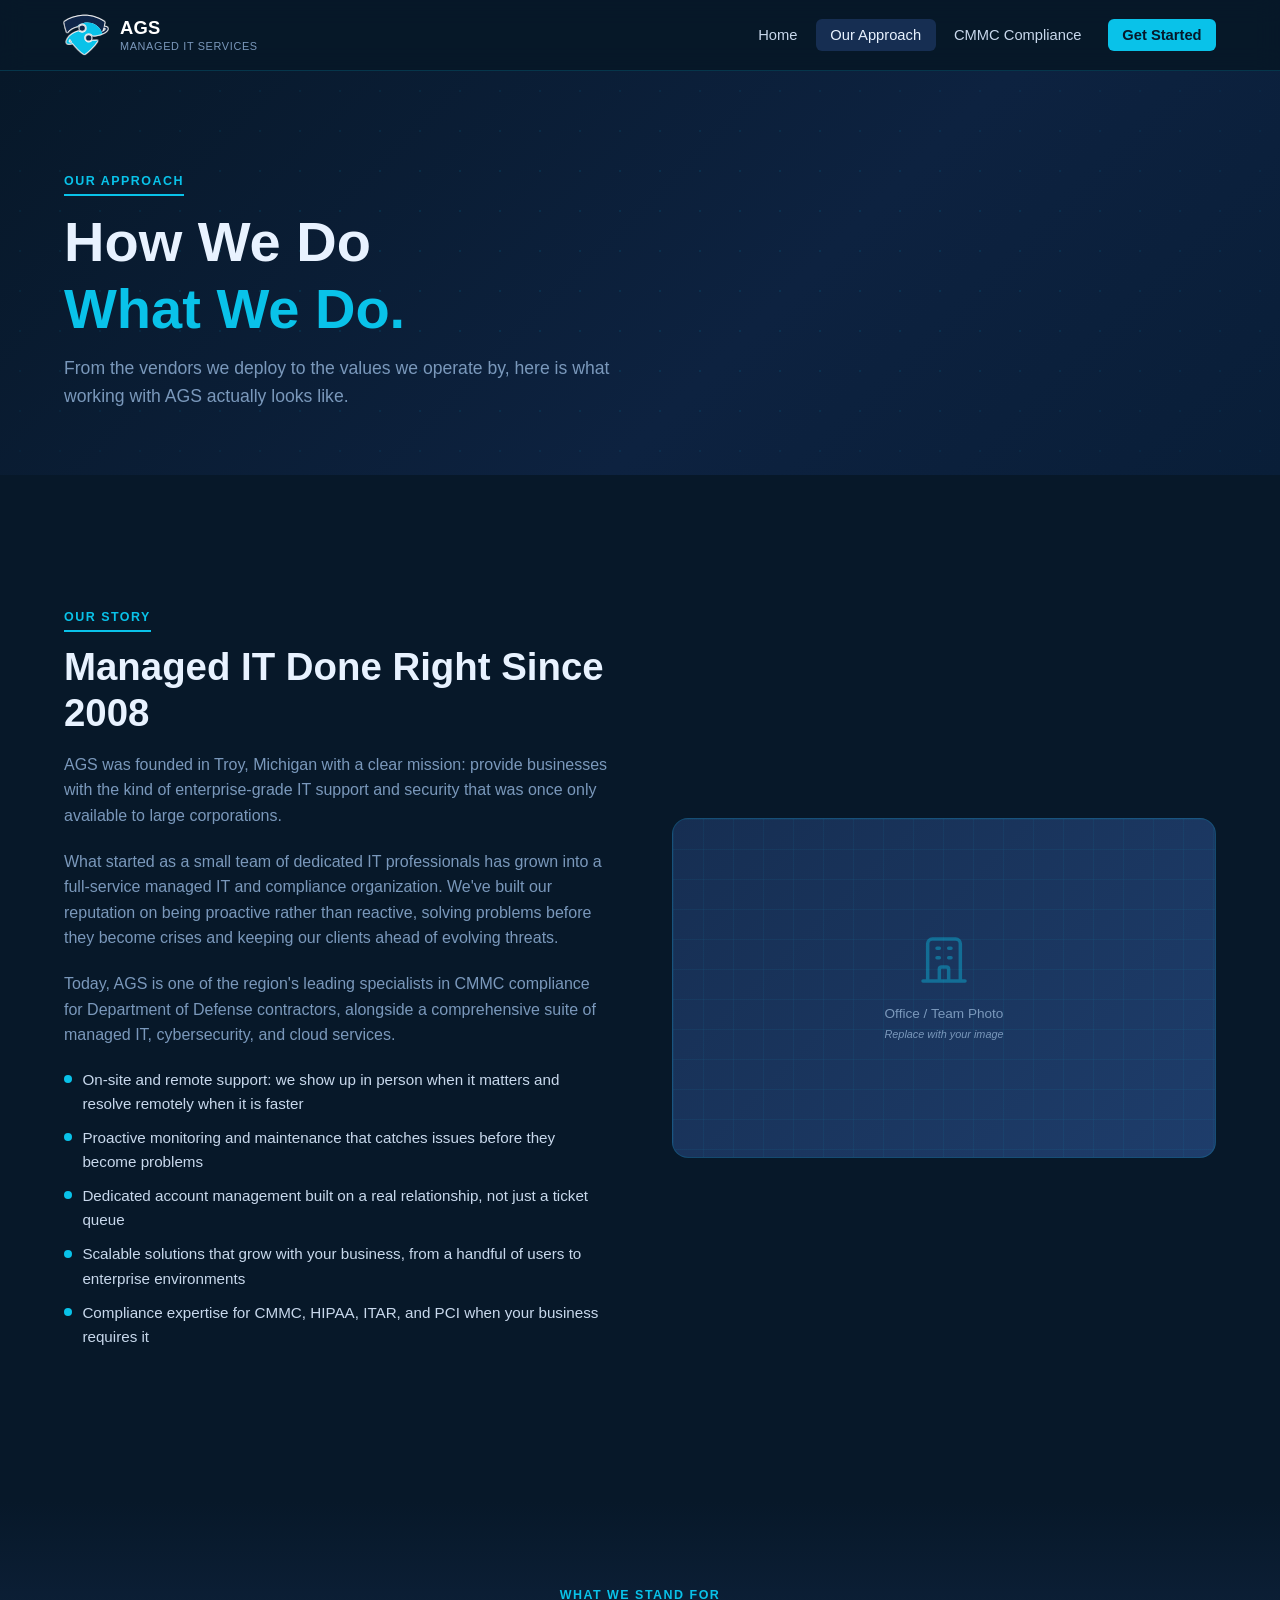
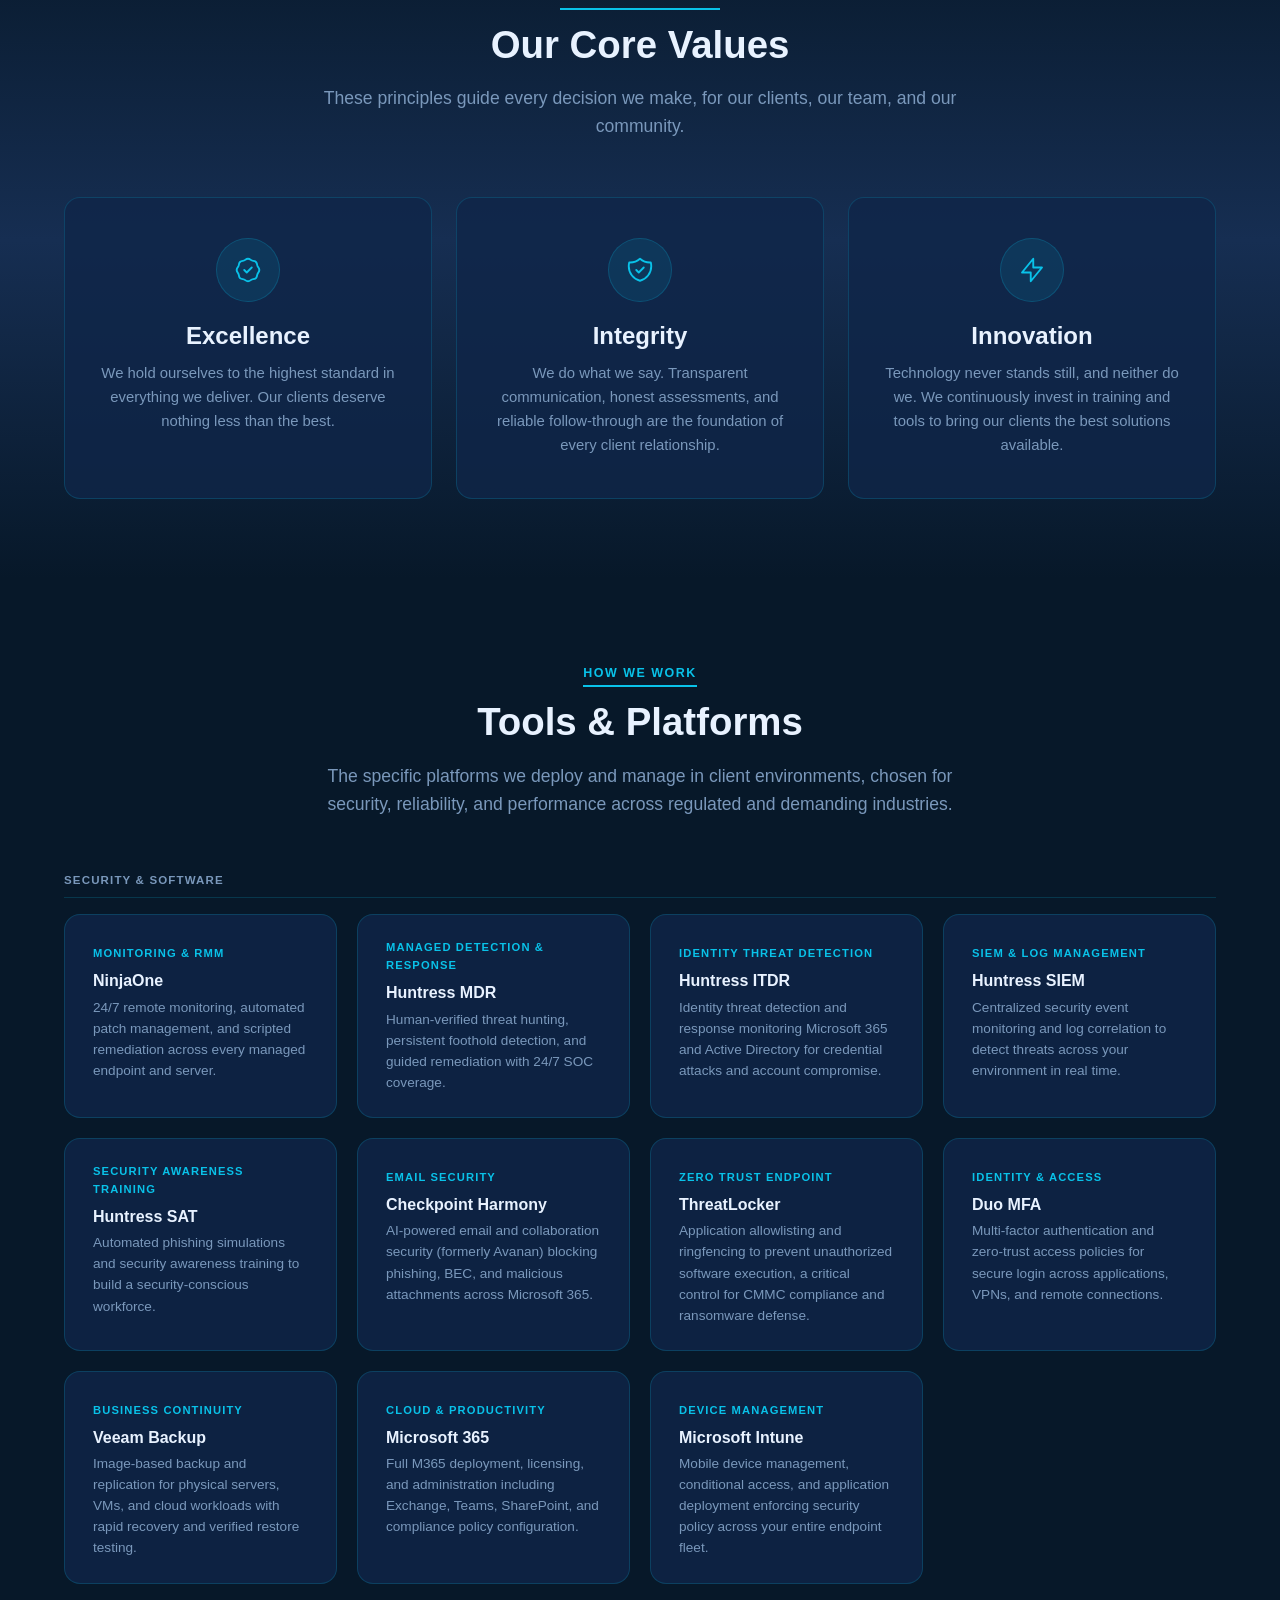
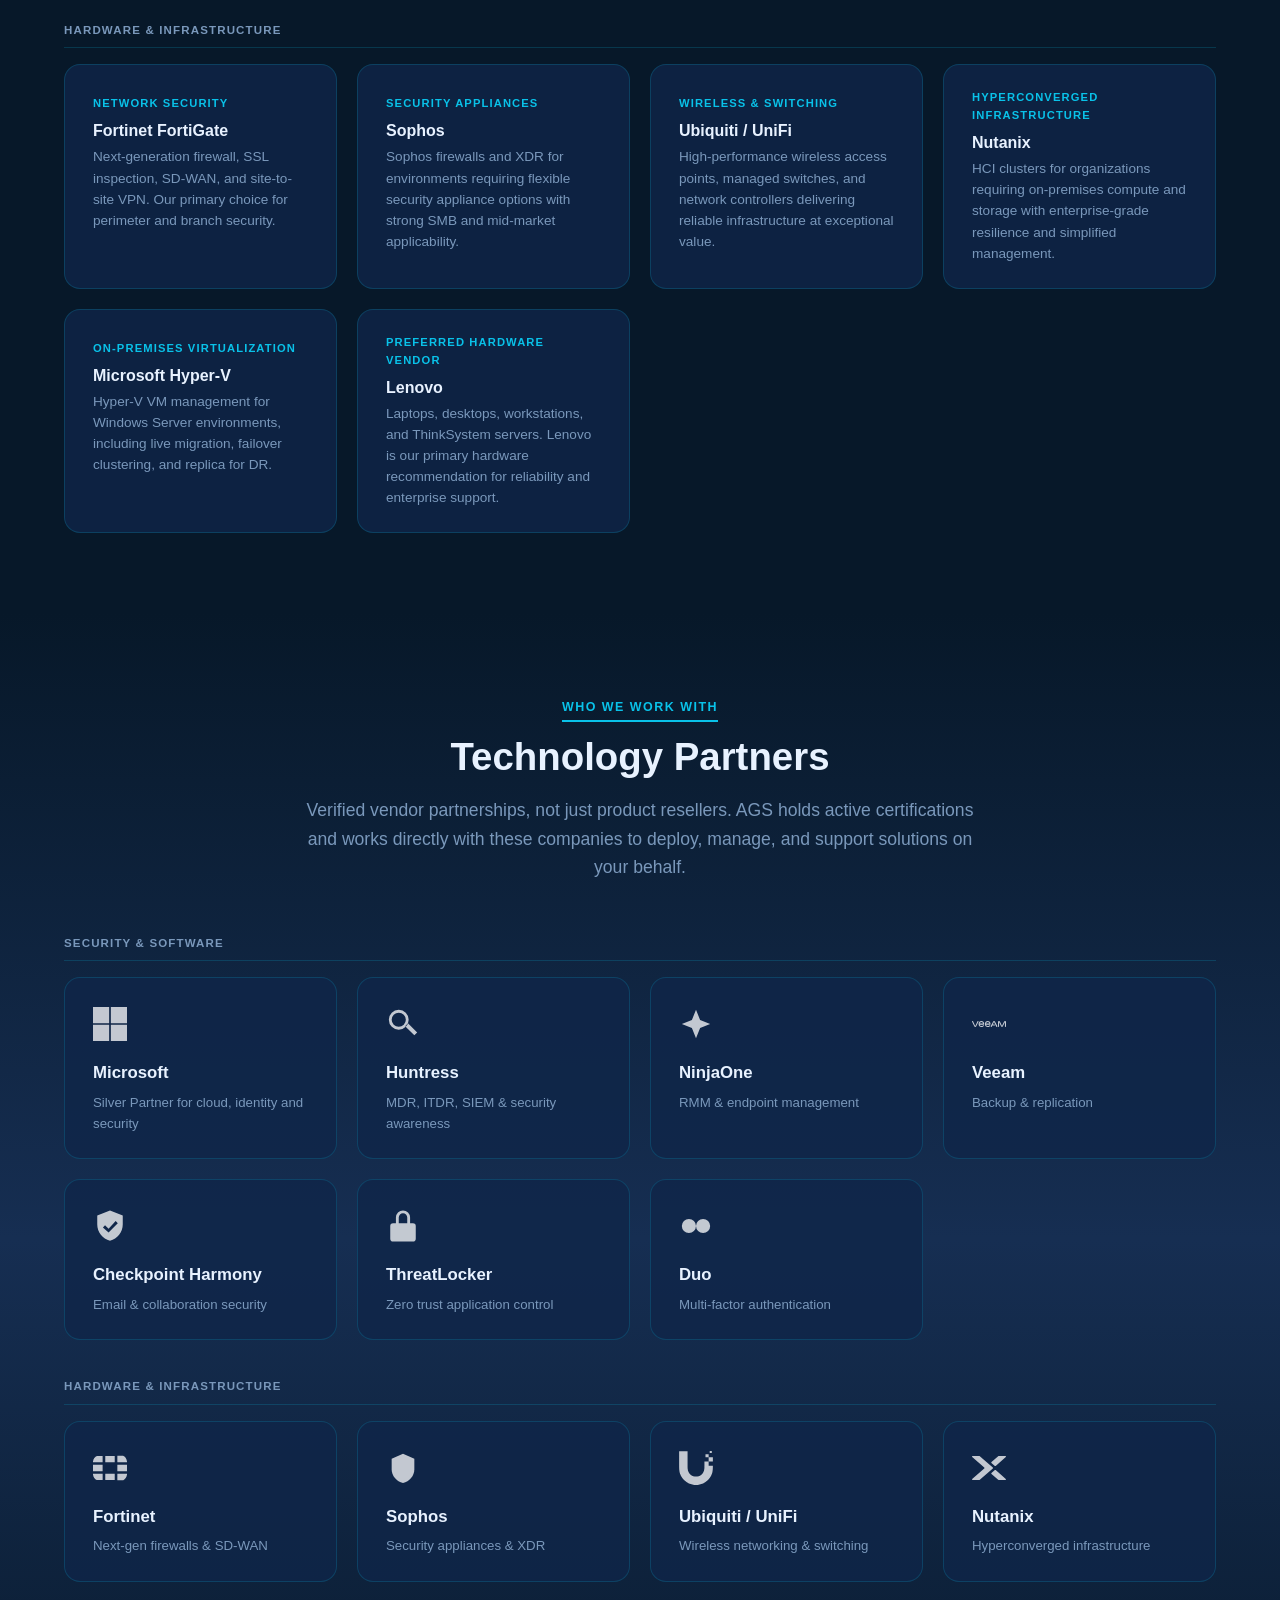
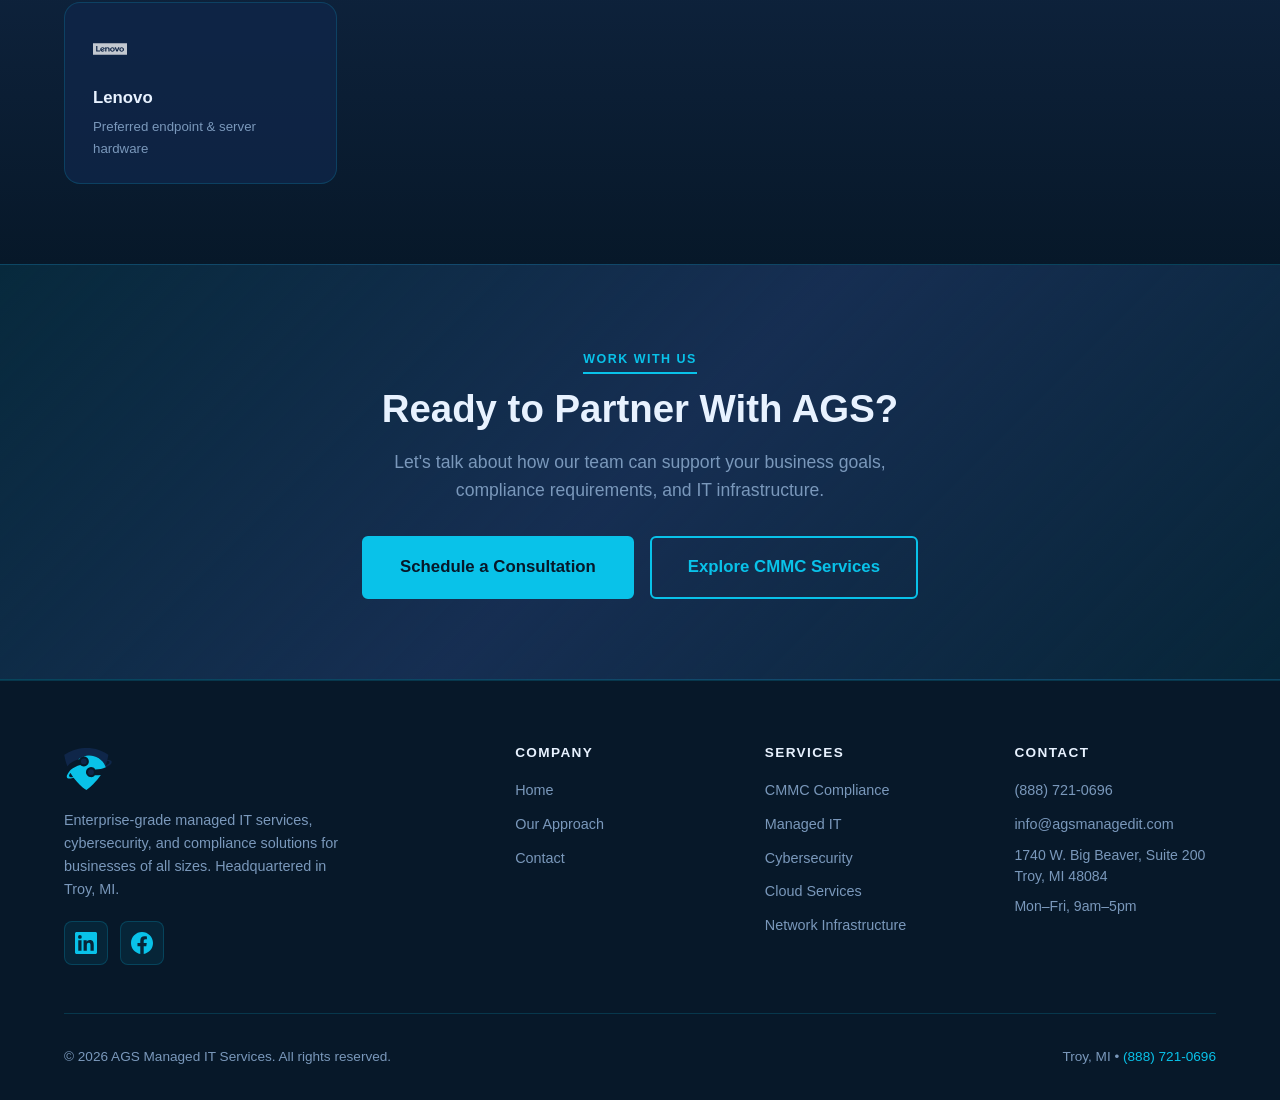
<file: about.html>
<!DOCTYPE html>
<html lang="en">
<head>
  <meta charset="UTF-8" />
  <meta name="viewport" content="width=device-width, initial-scale=1.0" />
  <title>Our Approach | AGS Managed IT Services</title>
  <meta name="description" content="How AGS delivers managed IT and CMMC compliance: our company story, core values, technology partners, and the tools we use to protect and support your environment." />
  <link rel="icon" type="image/svg+xml" href="images/AGS_ICON.svg" />
  <link rel="stylesheet" href="css/styles.css" />
</head>
<body>

<!-- ===== NAVIGATION ===== -->
<nav class="navbar">
  <div class="container">
    <a href="index.html" class="nav-logo">
      <img src="images/AGS_ICON.svg" alt="AGS" />
      <span class="nav-logo-text">AGS <span class="nav-logo-sub">Managed IT Services</span></span>
    </a>
    <ul class="nav-links">
      <li><a href="index.html">Home</a></li>
      <li><a href="about.html" class="active">Our Approach</a></li>
      <li><a href="cmmc.html">CMMC Compliance</a></li>
      <li><a href="contact.html" class="nav-cta">Get Started</a></li>
    </ul>
    <button class="nav-toggle" aria-label="Toggle menu">
      <span></span><span></span><span></span>
    </button>
  </div>
</nav>

<!-- ===== HERO ===== -->
<section class="page-hero">
  <div class="container">
    <span class="section-label">Our Approach</span>
    <h1>How We Do<br><span class="text-cyan">What We Do.</span></h1>
    <p>From the vendors we deploy to the values we operate by, here is what working with AGS actually looks like.</p>
  </div>
</section>

<!-- ===== OUR STORY ===== -->
<section>
  <div class="container">
    <div class="feature-block fade-in">
      <div class="feature-content">
        <span class="section-label">Our Story</span>
        <h2>Managed IT Done Right Since 2008</h2>
        <p>
          AGS was founded in Troy, Michigan with a clear mission: provide businesses with the kind of
          enterprise-grade IT support and security that was once only available to large corporations.
        </p>
        <p>
          What started as a small team of dedicated IT professionals has grown into a full-service managed
          IT and compliance organization. We've built our reputation on being proactive rather than reactive,
          solving problems before they become crises and keeping our clients ahead of evolving threats.
        </p>
        <p>
          Today, AGS is one of the region's leading specialists in CMMC compliance for Department of Defense
          contractors, alongside a comprehensive suite of managed IT, cybersecurity, and cloud services.
        </p>
        <ul class="feature-list">
          <li>On-site and remote support: we show up in person when it matters and resolve remotely when it is faster</li>
          <li>Proactive monitoring and maintenance that catches issues before they become problems</li>
          <li>Dedicated account management built on a real relationship, not just a ticket queue</li>
          <li>Scalable solutions that grow with your business, from a handful of users to enterprise environments</li>
          <li>Compliance expertise for CMMC, HIPAA, ITAR, and PCI when your business requires it</li>
        </ul>
      </div>
      <div>
        <!-- Replace with office or team photo -->
        <div class="img-placeholder">
          <svg xmlns="http://www.w3.org/2000/svg" fill="none" viewBox="0 0 24 24" stroke="currentColor">
            <path stroke-linecap="round" stroke-linejoin="round" stroke-width="1.5"
              d="M19 21V5a2 2 0 00-2-2H7a2 2 0 00-2 2v16m14 0h2m-2 0h-5m-9 0H3m2 0h5M9 7h1m-1 4h1m4-4h1m-1 4h1m-5 10v-5a1 1 0 011-1h2a1 1 0 011 1v5m-4 0h4" />
          </svg>
          <span>Office / Team Photo<br><em style="font-weight:400;font-size:0.8em;">Replace with your image</em></span>
        </div>
      </div>
    </div>
  </div>
</section>

<!-- ===== CORE VALUES ===== -->
<section class="bg-section">
  <div class="container">
    <div class="section-header fade-in">
      <span class="section-label">What We Stand For</span>
      <h2>Our Core Values</h2>
      <p>These principles guide every decision we make, for our clients, our team, and our community.</p>
    </div>

    <div class="values-grid">
      <div class="value-card fade-in">
        <div class="icon-wrap">
          <svg xmlns="http://www.w3.org/2000/svg" fill="none" viewBox="0 0 24 24" stroke="currentColor">
            <path stroke-linecap="round" stroke-linejoin="round" stroke-width="1.5"
              d="M9 12l2 2 4-4M7.835 4.697a3.42 3.42 0 001.946-.806 3.42 3.42 0 014.438 0 3.42 3.42 0 001.946.806 3.42 3.42 0 013.138 3.138 3.42 3.42 0 00.806 1.946 3.42 3.42 0 010 4.438 3.42 3.42 0 00-.806 1.946 3.42 3.42 0 01-3.138 3.138 3.42 3.42 0 00-1.946.806 3.42 3.42 0 01-4.438 0 3.42 3.42 0 00-1.946-.806 3.42 3.42 0 01-3.138-3.138 3.42 3.42 0 00-.806-1.946 3.42 3.42 0 010-4.438 3.42 3.42 0 00.806-1.946 3.42 3.42 0 013.138-3.138z" />
          </svg>
        </div>
        <h3>Excellence</h3>
        <p>We hold ourselves to the highest standard in everything we deliver. Our clients deserve nothing less than the best.</p>
      </div>

      <div class="value-card fade-in">
        <div class="icon-wrap">
          <svg xmlns="http://www.w3.org/2000/svg" fill="none" viewBox="0 0 24 24" stroke="currentColor">
            <path stroke-linecap="round" stroke-linejoin="round" stroke-width="1.5"
              d="M9 12l2 2 4-4m5.618-4.016A11.955 11.955 0 0112 2.944a11.955 11.955 0 01-8.618 3.04A12.02 12.02 0 003 9c0 5.591 3.824 10.29 9 11.622 5.176-1.332 9-6.03 9-11.622 0-1.042-.133-2.052-.382-3.016z" />
          </svg>
        </div>
        <h3>Integrity</h3>
        <p>We do what we say. Transparent communication, honest assessments, and reliable follow-through are the foundation of every client relationship.</p>
      </div>

      <div class="value-card fade-in">
        <div class="icon-wrap">
          <svg xmlns="http://www.w3.org/2000/svg" fill="none" viewBox="0 0 24 24" stroke="currentColor">
            <path stroke-linecap="round" stroke-linejoin="round" stroke-width="1.5"
              d="M13 10V3L4 14h7v7l9-11h-7z" />
          </svg>
        </div>
        <h3>Innovation</h3>
        <p>Technology never stands still, and neither do we. We continuously invest in training and tools to bring our clients the best solutions available.</p>
      </div>
    </div>
  </div>
</section>

<!-- ===== TOOLS & PLATFORMS ===== -->
<section id="tools">
  <div class="container">
    <div class="section-header fade-in">
      <span class="section-label">How We Work</span>
      <h2>Tools &amp; Platforms</h2>
      <p>The specific platforms we deploy and manage in client environments, chosen for security, reliability, and performance across regulated and demanding industries.</p>
    </div>

    <h3 class="partner-category-label fade-in">Security &amp; Software</h3>
    <div class="tools-grid">

      <div class="tool-card fade-in">
        <div class="tool-category">Monitoring &amp; RMM</div>
        <h4>NinjaOne</h4>
        <p>24/7 remote monitoring, automated patch management, and scripted remediation across every managed endpoint and server.</p>
      </div>

      <div class="tool-card fade-in">
        <div class="tool-category">Managed Detection &amp; Response</div>
        <h4>Huntress MDR</h4>
        <p>Human-verified threat hunting, persistent foothold detection, and guided remediation with 24/7 SOC coverage.</p>
      </div>

      <div class="tool-card fade-in">
        <div class="tool-category">Identity Threat Detection</div>
        <h4>Huntress ITDR</h4>
        <p>Identity threat detection and response monitoring Microsoft 365 and Active Directory for credential attacks and account compromise.</p>
      </div>

      <div class="tool-card fade-in">
        <div class="tool-category">SIEM &amp; Log Management</div>
        <h4>Huntress SIEM</h4>
        <p>Centralized security event monitoring and log correlation to detect threats across your environment in real time.</p>
      </div>

      <div class="tool-card fade-in">
        <div class="tool-category">Security Awareness Training</div>
        <h4>Huntress SAT</h4>
        <p>Automated phishing simulations and security awareness training to build a security-conscious workforce.</p>
      </div>

      <div class="tool-card fade-in">
        <div class="tool-category">Email Security</div>
        <h4>Checkpoint Harmony</h4>
        <p>AI-powered email and collaboration security (formerly Avanan) blocking phishing, BEC, and malicious attachments across Microsoft 365.</p>
      </div>

      <div class="tool-card fade-in">
        <div class="tool-category">Zero Trust Endpoint</div>
        <h4>ThreatLocker</h4>
        <p>Application allowlisting and ringfencing to prevent unauthorized software execution, a critical control for CMMC compliance and ransomware defense.</p>
      </div>

      <div class="tool-card fade-in">
        <div class="tool-category">Identity &amp; Access</div>
        <h4>Duo MFA</h4>
        <p>Multi-factor authentication and zero-trust access policies for secure login across applications, VPNs, and remote connections.</p>
      </div>

      <div class="tool-card fade-in">
        <div class="tool-category">Business Continuity</div>
        <h4>Veeam Backup</h4>
        <p>Image-based backup and replication for physical servers, VMs, and cloud workloads with rapid recovery and verified restore testing.</p>
      </div>

      <div class="tool-card fade-in">
        <div class="tool-category">Cloud &amp; Productivity</div>
        <h4>Microsoft 365</h4>
        <p>Full M365 deployment, licensing, and administration including Exchange, Teams, SharePoint, and compliance policy configuration.</p>
      </div>

      <div class="tool-card fade-in">
        <div class="tool-category">Device Management</div>
        <h4>Microsoft Intune</h4>
        <p>Mobile device management, conditional access, and application deployment enforcing security policy across your entire endpoint fleet.</p>
      </div>

    </div>

    <h3 class="partner-category-label fade-in" style="margin-top:2.5rem;">Hardware &amp; Infrastructure</h3>
    <div class="tools-grid">

      <div class="tool-card fade-in">
        <div class="tool-category">Network Security</div>
        <h4>Fortinet FortiGate</h4>
        <p>Next-generation firewall, SSL inspection, SD-WAN, and site-to-site VPN. Our primary choice for perimeter and branch security.</p>
      </div>

      <div class="tool-card fade-in">
        <div class="tool-category">Security Appliances</div>
        <h4>Sophos</h4>
        <p>Sophos firewalls and XDR for environments requiring flexible security appliance options with strong SMB and mid-market applicability.</p>
      </div>

      <div class="tool-card fade-in">
        <div class="tool-category">Wireless &amp; Switching</div>
        <h4>Ubiquiti / UniFi</h4>
        <p>High-performance wireless access points, managed switches, and network controllers delivering reliable infrastructure at exceptional value.</p>
      </div>

      <div class="tool-card fade-in">
        <div class="tool-category">Hyperconverged Infrastructure</div>
        <h4>Nutanix</h4>
        <p>HCI clusters for organizations requiring on-premises compute and storage with enterprise-grade resilience and simplified management.</p>
      </div>

      <div class="tool-card fade-in">
        <div class="tool-category">On-Premises Virtualization</div>
        <h4>Microsoft Hyper-V</h4>
        <p>Hyper-V VM management for Windows Server environments, including live migration, failover clustering, and replica for DR.</p>
      </div>

      <div class="tool-card fade-in">
        <div class="tool-category">Preferred Hardware Vendor</div>
        <h4>Lenovo</h4>
        <p>Laptops, desktops, workstations, and ThinkSystem servers. Lenovo is our primary hardware recommendation for reliability and enterprise support.</p>
      </div>

    </div>
  </div>
</section>

<!-- ===== TECHNOLOGY PARTNERS ===== -->
<section class="bg-section" id="partners">
  <div class="container">
    <div class="section-header fade-in">
      <span class="section-label">Who We Work With</span>
      <h2>Technology Partners</h2>
      <p>Verified vendor partnerships, not just product resellers. AGS holds active certifications and works directly with these companies to deploy, manage, and support solutions on your behalf.</p>
    </div>

    <h3 class="partner-category-label fade-in">Security &amp; Software</h3>
    <div class="partner-grid fade-in">

      <div class="partner-card">
        <div class="partner-logo-wrap">
          <img src="images/vendors/microsoft.svg" alt="Microsoft" class="partner-logo" />
        </div>
        <div class="partner-name">Microsoft</div>
        <div class="partner-desc">Silver Partner for cloud, identity and security</div>
      </div>

      <div class="partner-card">
        <div class="partner-logo-wrap">
          <img src="images/vendors/huntress.svg" alt="Huntress" class="partner-logo" />
        </div>
        <div class="partner-name">Huntress</div>
        <div class="partner-desc">MDR, ITDR, SIEM &amp; security awareness</div>
      </div>

      <div class="partner-card">
        <div class="partner-logo-wrap">
          <img src="images/vendors/ninjaone.svg" alt="NinjaOne" class="partner-logo" />
        </div>
        <div class="partner-name">NinjaOne</div>
        <div class="partner-desc">RMM &amp; endpoint management</div>
      </div>

      <div class="partner-card">
        <div class="partner-logo-wrap">
          <img src="images/vendors/veeam.svg" alt="Veeam" class="partner-logo" />
        </div>
        <div class="partner-name">Veeam</div>
        <div class="partner-desc">Backup &amp; replication</div>
      </div>

      <div class="partner-card">
        <div class="partner-logo-wrap">
          <img src="images/vendors/checkpoint.svg" alt="Check Point Harmony" class="partner-logo" />
        </div>
        <div class="partner-name">Checkpoint Harmony</div>
        <div class="partner-desc">Email &amp; collaboration security</div>
      </div>

      <div class="partner-card">
        <div class="partner-logo-wrap">
          <img src="images/vendors/threatlocker.svg" alt="ThreatLocker" class="partner-logo" />
        </div>
        <div class="partner-name">ThreatLocker</div>
        <div class="partner-desc">Zero trust application control</div>
      </div>

      <div class="partner-card">
        <div class="partner-logo-wrap">
          <img src="images/vendors/duo.svg" alt="Duo" class="partner-logo" />
        </div>
        <div class="partner-name">Duo</div>
        <div class="partner-desc">Multi-factor authentication</div>
      </div>

    </div>

    <h3 class="partner-category-label fade-in" style="margin-top:2.5rem;">Hardware &amp; Infrastructure</h3>
    <div class="partner-grid fade-in">

      <div class="partner-card">
        <div class="partner-logo-wrap">
          <img src="images/vendors/fortinet.svg" alt="Fortinet" class="partner-logo" />
        </div>
        <div class="partner-name">Fortinet</div>
        <div class="partner-desc">Next-gen firewalls &amp; SD-WAN</div>
      </div>

      <div class="partner-card">
        <div class="partner-logo-wrap">
          <img src="images/vendors/sophos.svg" alt="Sophos" class="partner-logo" />
        </div>
        <div class="partner-name">Sophos</div>
        <div class="partner-desc">Security appliances &amp; XDR</div>
      </div>

      <div class="partner-card">
        <div class="partner-logo-wrap">
          <img src="images/vendors/ubiquiti.svg" alt="Ubiquiti UniFi" class="partner-logo" />
        </div>
        <div class="partner-name">Ubiquiti / UniFi</div>
        <div class="partner-desc">Wireless networking &amp; switching</div>
      </div>

      <div class="partner-card">
        <div class="partner-logo-wrap">
          <img src="images/vendors/nutanix.svg" alt="Nutanix" class="partner-logo" />
        </div>
        <div class="partner-name">Nutanix</div>
        <div class="partner-desc">Hyperconverged infrastructure</div>
      </div>

      <div class="partner-card">
        <div class="partner-logo-wrap">
          <img src="images/vendors/lenovo.svg" alt="Lenovo" class="partner-logo" />
        </div>
        <div class="partner-name">Lenovo</div>
        <div class="partner-desc">Preferred endpoint &amp; server hardware</div>
      </div>

    </div>
  </div>
</section>

<!-- ===== CTA ===== -->
<section class="cta-section">
  <div class="container">
    <span class="section-label">Work With Us</span>
    <h2>Ready to Partner With AGS?</h2>
    <p>Let's talk about how our team can support your business goals, compliance requirements, and IT infrastructure.</p>
    <div class="btn-actions">
      <a href="contact.html" class="btn btn-primary btn-lg">Schedule a Consultation</a>
      <a href="cmmc.html" class="btn btn-outline btn-lg">Explore CMMC Services</a>
    </div>
  </div>
</section>

<!-- ===== FOOTER ===== -->
<footer>
  <div class="container">
    <div class="footer-grid">
      <div class="footer-brand">
        <img src="images/AGS_ICON.svg" alt="AGS Managed IT Services" />
        <p>Enterprise-grade managed IT services, cybersecurity, and compliance solutions for businesses of all sizes. Headquartered in Troy, MI.</p>
        <div class="social-links">
          <a href="https://www.linkedin.com/company/agsmanageit" target="_blank" rel="noopener" class="social-link" aria-label="LinkedIn">
            <svg xmlns="http://www.w3.org/2000/svg" viewBox="0 0 24 24" fill="currentColor">
              <path d="M20.447 20.452h-3.554v-5.569c0-1.328-.027-3.037-1.852-3.037-1.853 0-2.136 1.445-2.136 2.939v5.667H9.351V9h3.414v1.561h.046c.477-.9 1.637-1.85 3.37-1.85 3.601 0 4.267 2.37 4.267 5.455v6.286zM5.337 7.433a2.062 2.062 0 01-2.063-2.065 2.064 2.064 0 112.063 2.065zm1.782 13.019H3.555V9h3.564v11.452zM22.225 0H1.771C.792 0 0 .774 0 1.729v20.542C0 23.227.792 24 1.771 24h20.451C23.2 24 24 23.227 24 22.271V1.729C24 .774 23.2 0 22.222 0h.003z"/>
            </svg>
          </a>
          <a href="https://www.facebook.com/AGSmanagedIT" target="_blank" rel="noopener" class="social-link" aria-label="Facebook">
            <svg xmlns="http://www.w3.org/2000/svg" viewBox="0 0 24 24" fill="currentColor">
              <path d="M24 12.073c0-6.627-5.373-12-12-12s-12 5.373-12 12c0 5.99 4.388 10.954 10.125 11.854v-8.385H7.078v-3.47h3.047V9.43c0-3.007 1.792-4.669 4.533-4.669 1.312 0 2.686.235 2.686.235v2.953H15.83c-1.491 0-1.956.925-1.956 1.874v2.25h3.328l-.532 3.47h-2.796v8.385C19.612 23.027 24 18.062 24 12.073z"/>
            </svg>
          </a>
        </div>
      </div>
      <div class="footer-col">
        <h5>Company</h5>
        <ul>
          <li><a href="index.html">Home</a></li>
          <li><a href="about.html">Our Approach</a></li>
          <li><a href="contact.html">Contact</a></li>
        </ul>
      </div>
      <div class="footer-col">
        <h5>Services</h5>
        <ul>
          <li><a href="cmmc.html">CMMC Compliance</a></li>
          <li><a href="index.html#services">Managed IT</a></li>
          <li><a href="index.html#services">Cybersecurity</a></li>
          <li><a href="index.html#services">Cloud Services</a></li>
          <li><a href="index.html#services">Network Infrastructure</a></li>
        </ul>
      </div>
      <div class="footer-col">
        <h5>Contact</h5>
        <ul>
          <li><a href="tel:8887210696">(888) 721-0696</a></li>
          <li><a href="mailto:info@agsmanagedit.com">info@agsmanagedit.com</a></li>
          <li style="color:var(--text-muted);font-size:0.88rem;line-height:1.5;">1740 W. Big Beaver, Suite 200<br>Troy, MI 48084</li>
          <li style="color:var(--text-muted);font-size:0.88rem;">Mon–Fri, 9am–5pm</li>
        </ul>
      </div>
    </div>
    <div class="footer-bottom">
      <p>&copy; 2026 AGS Managed IT Services. All rights reserved.</p>
      <p>Troy, MI &bull; <a href="tel:8887210696">(888) 721-0696</a></p>
    </div>
  </div>
</footer>

<script src="js/main.js"></script>
</body>
</html>
</file>
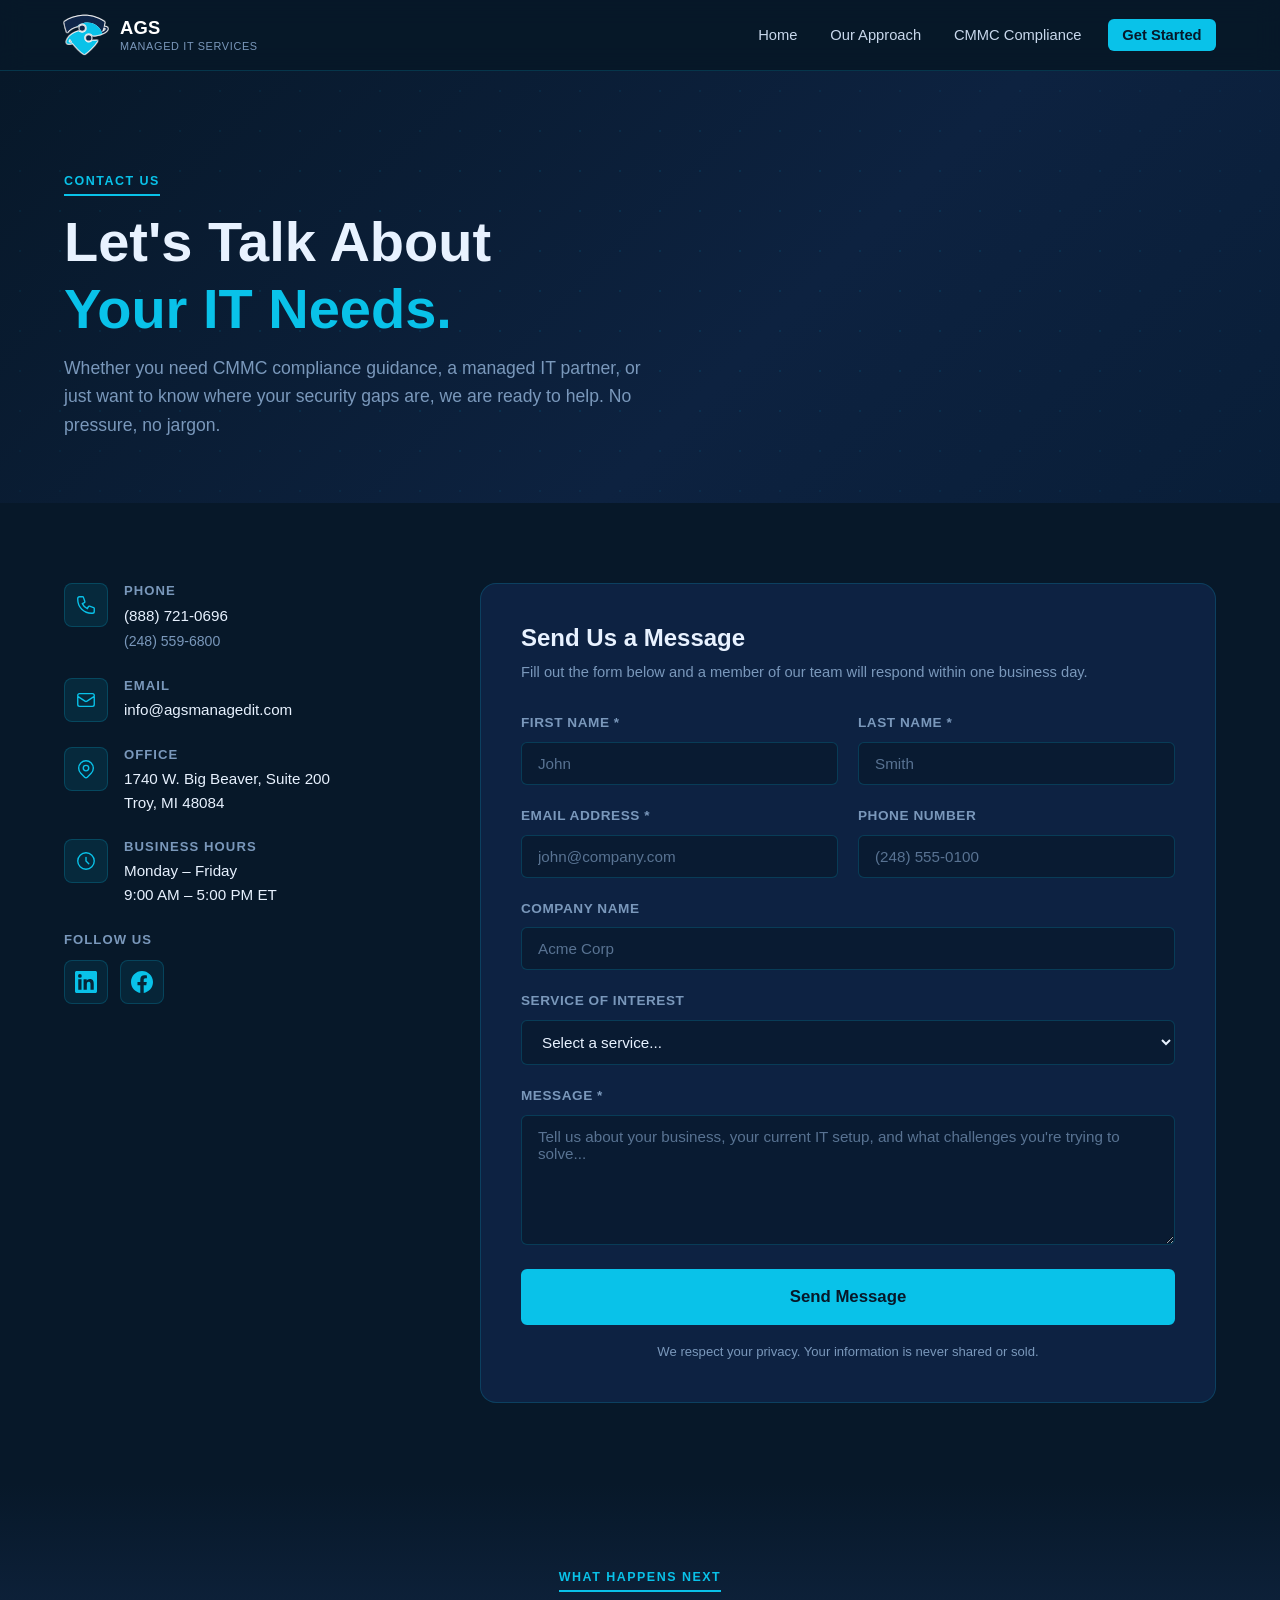
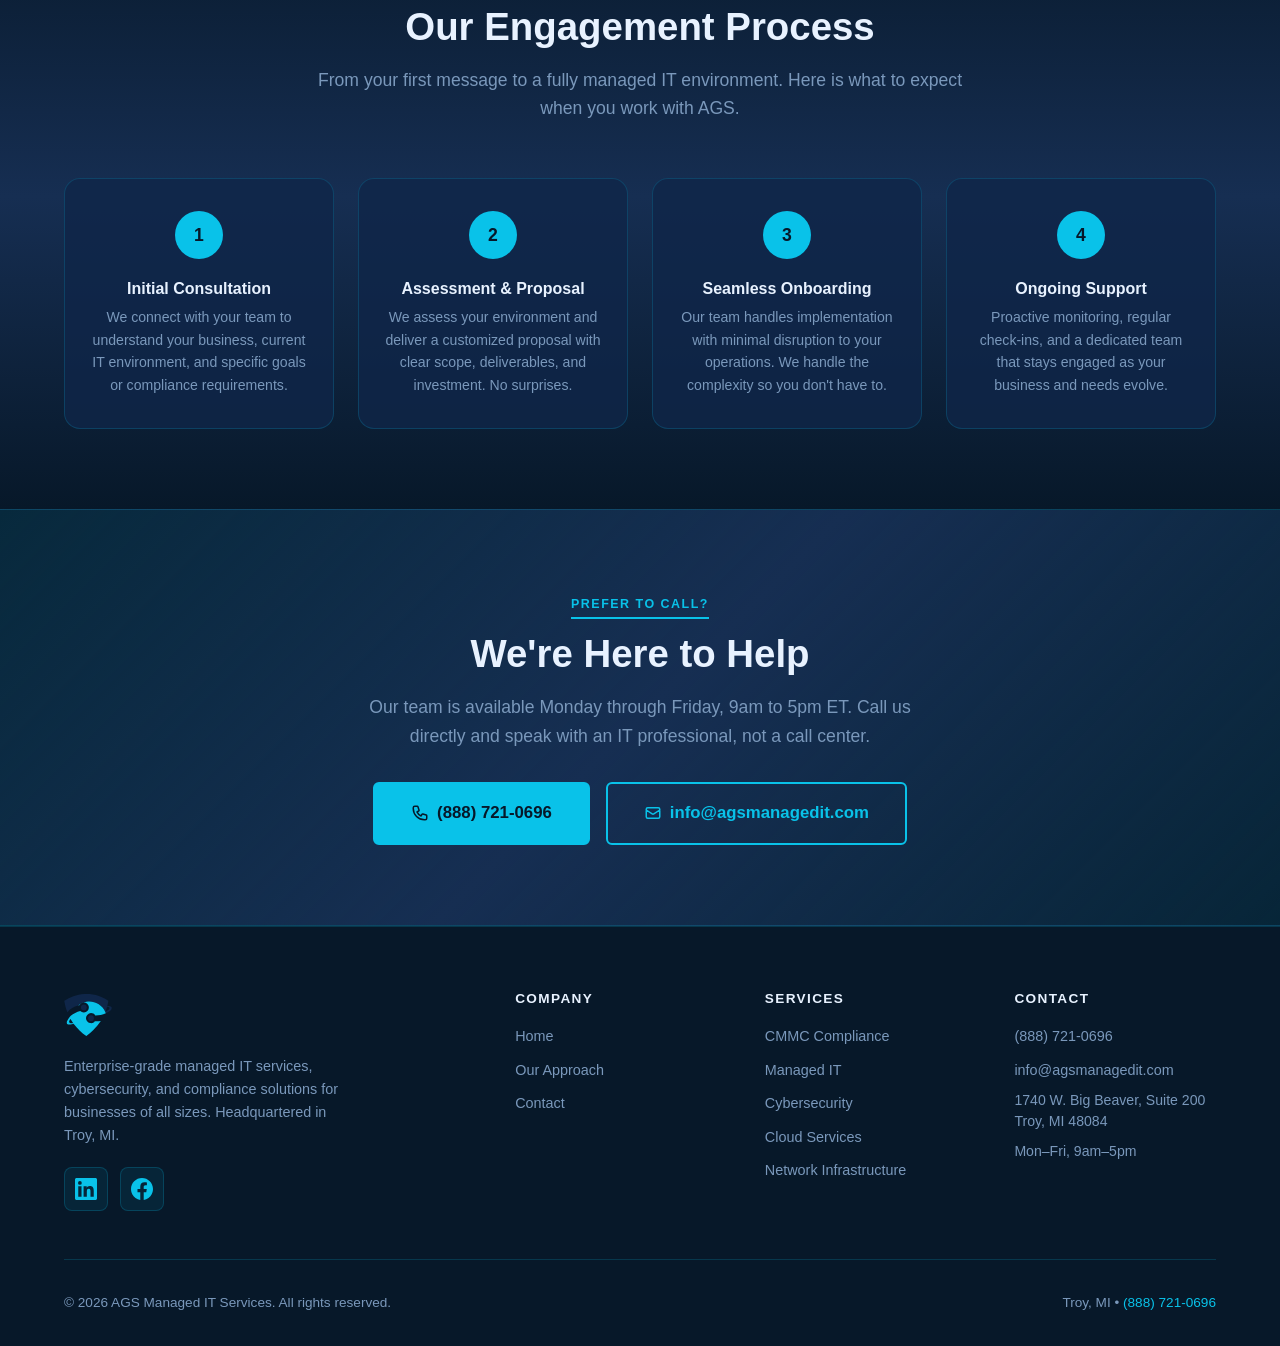
<file: contact.html>
<!DOCTYPE html>
<html lang="en">
<head>
  <meta charset="UTF-8" />
  <meta name="viewport" content="width=device-width, initial-scale=1.0" />
  <title>Contact AGS | Managed IT Services in Troy, MI</title>
  <meta name="description" content="Get in touch with AGS Managed IT Services. Schedule a free consultation for CMMC compliance, managed IT, or cybersecurity services. Troy, MI." />
  <link rel="icon" type="image/svg+xml" href="images/AGS_ICON.svg" />
  <link rel="stylesheet" href="css/styles.css" />
</head>
<body>

<!-- ===== NAVIGATION ===== -->
<nav class="navbar">
  <div class="container">
    <a href="index.html" class="nav-logo">
      <img src="images/AGS_ICON.svg" alt="AGS" />
      <span class="nav-logo-text">AGS <span class="nav-logo-sub">Managed IT Services</span></span>
    </a>
    <ul class="nav-links">
      <li><a href="index.html">Home</a></li>
      <li><a href="about.html">Our Approach</a></li>
      <li><a href="cmmc.html">CMMC Compliance</a></li>
      <li><a href="contact.html" class="nav-cta active">Get Started</a></li>
    </ul>
    <button class="nav-toggle" aria-label="Toggle menu">
      <span></span><span></span><span></span>
    </button>
  </div>
</nav>

<!-- ===== HERO ===== -->
<section class="page-hero">
  <div class="container">
    <span class="section-label">Contact Us</span>
    <h1>Let's Talk About<br><span class="text-cyan">Your IT Needs.</span></h1>
    <p>Whether you need CMMC compliance guidance, a managed IT partner, or just want to know where your security gaps are, we are ready to help. No pressure, no jargon.</p>
  </div>
</section>

<!-- ===== CONTACT SECTION ===== -->
<section>
  <div class="container">
    <div class="contact-layout">

      <!-- Left: Contact Info -->
      <div class="contact-info-block">

        <div class="contact-info-item fade-in">
          <div class="info-icon">
            <svg xmlns="http://www.w3.org/2000/svg" fill="none" viewBox="0 0 24 24" stroke="currentColor">
              <path stroke-linecap="round" stroke-linejoin="round" stroke-width="1.5"
                d="M3 5a2 2 0 012-2h3.28a1 1 0 01.948.684l1.498 4.493a1 1 0 01-.502 1.21l-2.257 1.13a11.042 11.042 0 005.516 5.516l1.13-2.257a1 1 0 011.21-.502l4.493 1.498a1 1 0 01.684.949V19a2 2 0 01-2 2h-1C9.716 21 3 14.284 3 6V5z" />
            </svg>
          </div>
          <div>
            <h4>Phone</h4>
            <a href="tel:8887210696">(888) 721-0696</a><br>
            <a href="tel:2485596800" style="font-size:0.88rem;color:var(--text-muted);">(248) 559-6800</a>
          </div>
        </div>

        <div class="contact-info-item fade-in">
          <div class="info-icon">
            <svg xmlns="http://www.w3.org/2000/svg" fill="none" viewBox="0 0 24 24" stroke="currentColor">
              <path stroke-linecap="round" stroke-linejoin="round" stroke-width="1.5"
                d="M3 8l7.89 5.26a2 2 0 002.22 0L21 8M5 19h14a2 2 0 002-2V7a2 2 0 00-2-2H5a2 2 0 00-2 2v10a2 2 0 002 2z" />
            </svg>
          </div>
          <div>
            <h4>Email</h4>
            <a href="mailto:info@agsmanagedit.com">info@agsmanagedit.com</a>
          </div>
        </div>

        <div class="contact-info-item fade-in">
          <div class="info-icon">
            <svg xmlns="http://www.w3.org/2000/svg" fill="none" viewBox="0 0 24 24" stroke="currentColor">
              <path stroke-linecap="round" stroke-linejoin="round" stroke-width="1.5"
                d="M17.657 16.657L13.414 20.9a1.998 1.998 0 01-2.827 0l-4.244-4.243a8 8 0 1111.314 0z" />
              <path stroke-linecap="round" stroke-linejoin="round" stroke-width="1.5"
                d="M15 11a3 3 0 11-6 0 3 3 0 016 0z" />
            </svg>
          </div>
          <div>
            <h4>Office</h4>
            <p>1740 W. Big Beaver, Suite 200<br>Troy, MI 48084</p>
          </div>
        </div>

        <div class="contact-info-item fade-in">
          <div class="info-icon">
            <svg xmlns="http://www.w3.org/2000/svg" fill="none" viewBox="0 0 24 24" stroke="currentColor">
              <path stroke-linecap="round" stroke-linejoin="round" stroke-width="1.5"
                d="M12 8v4l3 3m6-3a9 9 0 11-18 0 9 9 0 0118 0z" />
            </svg>
          </div>
          <div>
            <h4>Business Hours</h4>
            <p>Monday – Friday<br>9:00 AM – 5:00 PM ET</p>
          </div>
        </div>

        <div class="fade-in">
          <h4 style="font-size:0.82rem;text-transform:uppercase;letter-spacing:0.08em;color:var(--text-muted);margin-bottom:0.75rem;">Follow Us</h4>
          <div class="social-links">
            <a href="https://www.linkedin.com/company/agsmanageit" target="_blank" rel="noopener" class="social-link" aria-label="LinkedIn">
              <svg xmlns="http://www.w3.org/2000/svg" viewBox="0 0 24 24" fill="currentColor">
                <path d="M20.447 20.452h-3.554v-5.569c0-1.328-.027-3.037-1.852-3.037-1.853 0-2.136 1.445-2.136 2.939v5.667H9.351V9h3.414v1.561h.046c.477-.9 1.637-1.85 3.37-1.85 3.601 0 4.267 2.37 4.267 5.455v6.286zM5.337 7.433a2.062 2.062 0 01-2.063-2.065 2.064 2.064 0 112.063 2.065zm1.782 13.019H3.555V9h3.564v11.452zM22.225 0H1.771C.792 0 0 .774 0 1.729v20.542C0 23.227.792 24 1.771 24h20.451C23.2 24 24 23.227 24 22.271V1.729C24 .774 23.2 0 22.222 0h.003z"/>
              </svg>
            </a>
            <a href="https://www.facebook.com/AGSmanagedIT" target="_blank" rel="noopener" class="social-link" aria-label="Facebook">
              <svg xmlns="http://www.w3.org/2000/svg" viewBox="0 0 24 24" fill="currentColor">
                <path d="M24 12.073c0-6.627-5.373-12-12-12s-12 5.373-12 12c0 5.99 4.388 10.954 10.125 11.854v-8.385H7.078v-3.47h3.047V9.43c0-3.007 1.792-4.669 4.533-4.669 1.312 0 2.686.235 2.686.235v2.953H15.83c-1.491 0-1.956.925-1.956 1.874v2.25h3.328l-.532 3.47h-2.796v8.385C19.612 23.027 24 18.062 24 12.073z"/>
              </svg>
            </a>
          </div>
        </div>

      </div>

      <!-- Right: Contact Form -->
      <div class="contact-form-wrap fade-in">
        <h3 style="margin-bottom:0.5rem;">Send Us a Message</h3>
        <p style="color:var(--text-muted);font-size:0.92rem;margin-bottom:1.75rem;">
          Fill out the form below and a member of our team will respond within one business day.
        </p>

        <!--
          FORM SETUP: To enable form submissions on Cloudflare Pages, create a free
          account at formspree.io, create a new form, and replace the action URL below
          with your Formspree endpoint (e.g. https://formspree.io/f/abcdefgh).
        -->
        <form id="contactForm" action="https://formspree.io/f/YOUR_FORM_ID" method="POST">
          <div class="form-grid">

            <div class="form-group">
              <label for="firstName">First Name *</label>
              <input type="text" id="firstName" name="firstName" placeholder="John" required />
            </div>

            <div class="form-group">
              <label for="lastName">Last Name *</label>
              <input type="text" id="lastName" name="lastName" placeholder="Smith" required />
            </div>

            <div class="form-group">
              <label for="email">Email Address *</label>
              <input type="email" id="email" name="email" placeholder="john@company.com" required />
            </div>

            <div class="form-group">
              <label for="phone">Phone Number</label>
              <input type="tel" id="phone" name="phone" placeholder="(248) 555-0100" />
            </div>

            <div class="form-group full">
              <label for="company">Company Name</label>
              <input type="text" id="company" name="company" placeholder="Acme Corp" />
            </div>

            <div class="form-group full">
              <label for="service">Service of Interest</label>
              <select id="service" name="service">
                <option value="" disabled selected>Select a service...</option>
                <option value="cmmc">CMMC Compliance</option>
                <option value="managed-it">Managed IT Services</option>
                <option value="cybersecurity">Cybersecurity</option>
                <option value="cloud">Cloud Services</option>
                <option value="network">Network Infrastructure</option>
                <option value="itar">ITAR Compliance</option>
                <option value="hipaa">HIPAA Compliance</option>
                <option value="pci">PCI DSS Compliance</option>
                <option value="other">Other / Not Sure</option>
              </select>
            </div>

            <div class="form-group full">
              <label for="message">Message *</label>
              <textarea id="message" name="message"
                placeholder="Tell us about your business, your current IT setup, and what challenges you're trying to solve..."
                required></textarea>
            </div>

          </div>

          <div style="margin-top:1.5rem;">
            <button type="submit" class="btn btn-primary btn-lg" style="width:100%;justify-content:center;">
              Send Message
            </button>
          </div>

          <p class="form-note" id="formNote">
            We respect your privacy. Your information is never shared or sold.
          </p>
        </form>
      </div>

    </div>
  </div>
</section>

<!-- ===== PROCESS ===== -->
<section class="bg-section">
  <div class="container">
    <div class="section-header fade-in">
      <span class="section-label">What Happens Next</span>
      <h2>Our Engagement Process</h2>
      <p>From your first message to a fully managed IT environment. Here is what to expect when you work with AGS.</p>
    </div>

    <div class="steps-grid">
      <div class="step-card fade-in">
        <div class="step-number">1</div>
        <h4>Initial Consultation</h4>
        <p>We connect with your team to understand your business, current IT environment, and specific goals or compliance requirements.</p>
      </div>
      <div class="step-card fade-in">
        <div class="step-number">2</div>
        <h4>Assessment &amp; Proposal</h4>
        <p>We assess your environment and deliver a customized proposal with clear scope, deliverables, and investment. No surprises.</p>
      </div>
      <div class="step-card fade-in">
        <div class="step-number">3</div>
        <h4>Seamless Onboarding</h4>
        <p>Our team handles implementation with minimal disruption to your operations. We handle the complexity so you don't have to.</p>
      </div>
      <div class="step-card fade-in">
        <div class="step-number">4</div>
        <h4>Ongoing Support</h4>
        <p>Proactive monitoring, regular check-ins, and a dedicated team that stays engaged as your business and needs evolve.</p>
      </div>
    </div>
  </div>
</section>

<!-- ===== CTA ===== -->
<section class="cta-section">
  <div class="container">
    <span class="section-label">Prefer to Call?</span>
    <h2>We're Here to Help</h2>
    <p>Our team is available Monday through Friday, 9am to 5pm ET. Call us directly and speak with an IT professional, not a call center.</p>
    <div class="btn-actions">
      <a href="tel:8887210696" class="btn btn-primary btn-lg">
        <svg xmlns="http://www.w3.org/2000/svg" fill="none" viewBox="0 0 24 24" stroke="currentColor" style="width:18px;height:18px;">
          <path stroke-linecap="round" stroke-linejoin="round" stroke-width="2"
            d="M3 5a2 2 0 012-2h3.28a1 1 0 01.948.684l1.498 4.493a1 1 0 01-.502 1.21l-2.257 1.13a11.042 11.042 0 005.516 5.516l1.13-2.257a1 1 0 011.21-.502l4.493 1.498a1 1 0 01.684.949V19a2 2 0 01-2 2h-1C9.716 21 3 14.284 3 6V5z" />
        </svg>
        (888) 721-0696
      </a>
      <a href="mailto:info@agsmanagedit.com" class="btn btn-outline btn-lg">
        <svg xmlns="http://www.w3.org/2000/svg" fill="none" viewBox="0 0 24 24" stroke="currentColor" style="width:18px;height:18px;">
          <path stroke-linecap="round" stroke-linejoin="round" stroke-width="2"
            d="M3 8l7.89 5.26a2 2 0 002.22 0L21 8M5 19h14a2 2 0 002-2V7a2 2 0 00-2-2H5a2 2 0 00-2 2v10a2 2 0 002 2z" />
        </svg>
        info@agsmanagedit.com
      </a>
    </div>
  </div>
</section>

<!-- ===== FOOTER ===== -->
<footer>
  <div class="container">
    <div class="footer-grid">
      <div class="footer-brand">
        <img src="images/AGS_ICON.svg" alt="AGS Managed IT Services" />
        <p>Enterprise-grade managed IT services, cybersecurity, and compliance solutions for businesses of all sizes. Headquartered in Troy, MI.</p>
        <div class="social-links">
          <a href="https://www.linkedin.com/company/agsmanageit" target="_blank" rel="noopener" class="social-link" aria-label="LinkedIn">
            <svg xmlns="http://www.w3.org/2000/svg" viewBox="0 0 24 24" fill="currentColor">
              <path d="M20.447 20.452h-3.554v-5.569c0-1.328-.027-3.037-1.852-3.037-1.853 0-2.136 1.445-2.136 2.939v5.667H9.351V9h3.414v1.561h.046c.477-.9 1.637-1.85 3.37-1.85 3.601 0 4.267 2.37 4.267 5.455v6.286zM5.337 7.433a2.062 2.062 0 01-2.063-2.065 2.064 2.064 0 112.063 2.065zm1.782 13.019H3.555V9h3.564v11.452zM22.225 0H1.771C.792 0 0 .774 0 1.729v20.542C0 23.227.792 24 1.771 24h20.451C23.2 24 24 23.227 24 22.271V1.729C24 .774 23.2 0 22.222 0h.003z"/>
            </svg>
          </a>
          <a href="https://www.facebook.com/AGSmanagedIT" target="_blank" rel="noopener" class="social-link" aria-label="Facebook">
            <svg xmlns="http://www.w3.org/2000/svg" viewBox="0 0 24 24" fill="currentColor">
              <path d="M24 12.073c0-6.627-5.373-12-12-12s-12 5.373-12 12c0 5.99 4.388 10.954 10.125 11.854v-8.385H7.078v-3.47h3.047V9.43c0-3.007 1.792-4.669 4.533-4.669 1.312 0 2.686.235 2.686.235v2.953H15.83c-1.491 0-1.956.925-1.956 1.874v2.25h3.328l-.532 3.47h-2.796v8.385C19.612 23.027 24 18.062 24 12.073z"/>
            </svg>
          </a>
        </div>
      </div>
      <div class="footer-col">
        <h5>Company</h5>
        <ul>
          <li><a href="index.html">Home</a></li>
          <li><a href="about.html">Our Approach</a></li>
          <li><a href="contact.html">Contact</a></li>
        </ul>
      </div>
      <div class="footer-col">
        <h5>Services</h5>
        <ul>
          <li><a href="cmmc.html">CMMC Compliance</a></li>
          <li><a href="index.html#services">Managed IT</a></li>
          <li><a href="index.html#services">Cybersecurity</a></li>
          <li><a href="index.html#services">Cloud Services</a></li>
          <li><a href="index.html#services">Network Infrastructure</a></li>
        </ul>
      </div>
      <div class="footer-col">
        <h5>Contact</h5>
        <ul>
          <li><a href="tel:8887210696">(888) 721-0696</a></li>
          <li><a href="mailto:info@agsmanagedit.com">info@agsmanagedit.com</a></li>
          <li style="color:var(--text-muted);font-size:0.88rem;line-height:1.5;">1740 W. Big Beaver, Suite 200<br>Troy, MI 48084</li>
          <li style="color:var(--text-muted);font-size:0.88rem;">Mon–Fri, 9am–5pm</li>
        </ul>
      </div>
    </div>
    <div class="footer-bottom">
      <p>&copy; 2026 AGS Managed IT Services. All rights reserved.</p>
      <p>Troy, MI &bull; <a href="tel:8887210696">(888) 721-0696</a></p>
    </div>
  </div>
</footer>

<script src="js/main.js"></script>
</body>
</html>
</file>
<file: css/styles.css>
/* ============================================
   AGS Managed IT Services — Global Styles
   Colors: Navy #0F2649 | Cyan #09C2E9
   ============================================ */

/* --- Reset & Variables ---------------------- */
*, *::before, *::after {
  box-sizing: border-box;
  margin: 0;
  padding: 0;
}

:root {
  --navy:         #0F2649;
  --navy-dark:    #071829;
  --navy-mid:     #162e52;
  --navy-light:   #1e3d6b;
  --cyan:         #09C2E9;
  --cyan-light:   #3dd1f0;
  --cyan-dark:    #0799b8;
  --white:        #ffffff;
  --text:         #c8d8ec;
  --text-bright:  #e8f2ff;
  --text-muted:   #7a98bb;
  --border:       rgba(9, 194, 233, 0.18);
  --card-bg:      rgba(15, 38, 73, 0.8);
  --shadow:       0 4px 24px rgba(7, 24, 41, 0.5);
  --shadow-hover: 0 8px 40px rgba(7, 24, 41, 0.7);
  --radius:       10px;
  --radius-lg:    16px;
  --font: -apple-system, BlinkMacSystemFont, 'Segoe UI', Roboto,
          Oxygen, Ubuntu, Cantarell, 'Helvetica Neue', sans-serif;
}

html {
  scroll-behavior: smooth;
  font-size: 16px;
}

body {
  font-family: var(--font);
  background-color: var(--navy-dark);
  color: var(--text);
  line-height: 1.6;
  -webkit-font-smoothing: antialiased;
}

img { max-width: 100%; display: block; }
a  { color: var(--cyan); text-decoration: none; transition: color 0.2s; }
a:hover { color: var(--cyan-light); }

/* --- Typography ----------------------------- */
h1, h2, h3, h4, h5 {
  color: var(--text-bright);
  line-height: 1.2;
  font-weight: 700;
}

h1 { font-size: clamp(2rem, 5vw, 3.5rem); }
h2 { font-size: clamp(1.6rem, 3.5vw, 2.4rem); }
h3 { font-size: clamp(1.2rem, 2.5vw, 1.5rem); }
h4 { font-size: 1.1rem; }

p { margin-bottom: 1rem; }
p:last-child { margin-bottom: 0; }

.text-cyan   { color: var(--cyan); }
.text-muted  { color: var(--text-muted); }
.text-bright { color: var(--text-bright); }

/* --- Layout --------------------------------- */
.container {
  max-width: 1200px;
  margin: 0 auto;
  padding: 0 1.5rem;
}

section {
  padding: 5rem 0;
}

.section-header {
  text-align: center;
  margin-bottom: 3.5rem;
}

.section-header h2 {
  margin-bottom: 1rem;
}

.section-header p {
  color: var(--text-muted);
  font-size: 1.1rem;
  max-width: 680px;
  margin: 0 auto;
}

.section-label {
  display: inline-block;
  text-transform: uppercase;
  letter-spacing: 0.12em;
  font-size: 0.78rem;
  font-weight: 700;
  color: var(--cyan);
  margin-bottom: 0.75rem;
  border-bottom: 2px solid var(--cyan);
  padding-bottom: 2px;
}

/* --- Buttons -------------------------------- */
.btn {
  display: inline-flex;
  align-items: center;
  gap: 0.5rem;
  padding: 0.75rem 1.75rem;
  border-radius: 6px;
  font-weight: 700;
  font-size: 0.95rem;
  cursor: pointer;
  transition: all 0.2s;
  border: 2px solid transparent;
  text-decoration: none;
  white-space: nowrap;
}

.btn-primary {
  background: var(--cyan);
  color: var(--navy-dark);
  border-color: var(--cyan);
}
.btn-primary:hover {
  background: var(--cyan-light);
  border-color: var(--cyan-light);
  color: var(--navy-dark);
  transform: translateY(-1px);
  box-shadow: 0 6px 20px rgba(9, 194, 233, 0.4);
}

.btn-outline {
  background: transparent;
  color: var(--cyan);
  border-color: var(--cyan);
}
.btn-outline:hover {
  background: rgba(9, 194, 233, 0.12);
  color: var(--cyan-light);
  border-color: var(--cyan-light);
  transform: translateY(-1px);
}

.btn-lg {
  padding: 1rem 2.25rem;
  font-size: 1.05rem;
}

/* --- Navigation ----------------------------- */
.navbar {
  position: sticky;
  top: 0;
  z-index: 1000;
  background: rgba(7, 24, 41, 0.96);
  backdrop-filter: blur(12px);
  -webkit-backdrop-filter: blur(12px);
  border-bottom: 1px solid var(--border);
}

.navbar .container {
  display: flex;
  align-items: center;
  justify-content: space-between;
  height: 70px;
}

.nav-logo {
  display: flex;
  align-items: center;
  gap: 0.75rem;
  text-decoration: none;
}

.nav-logo img {
  height: 44px;
  width: auto;
  filter:
    drop-shadow(0 -1px 0 rgba(255,255,255,0.7))
    drop-shadow(1px 0 0 rgba(255,255,255,0.7))
    drop-shadow(0 1px 0 rgba(255,255,255,0.7))
    drop-shadow(-1px 0 0 rgba(255,255,255,0.7));
}

.nav-logo-text {
  color: var(--white);
  font-size: 1.15rem;
  font-weight: 700;
  letter-spacing: 0.01em;
  line-height: 1.2;
  white-space: nowrap;
}

.nav-logo-sub {
  display: block;
  font-size: 0.68rem;
  font-weight: 500;
  letter-spacing: 0.06em;
  text-transform: uppercase;
  color: var(--text-muted);
}

.nav-links {
  display: flex;
  align-items: center;
  gap: 0.25rem;
  list-style: none;
}

.nav-links a {
  color: var(--text);
  padding: 0.5rem 0.9rem;
  border-radius: 6px;
  font-size: 0.92rem;
  font-weight: 500;
  transition: all 0.2s;
}

.nav-links a:hover,
.nav-links a.active {
  color: var(--text-bright);
  background: var(--navy-mid);
}

.nav-links a.nav-cta {
  background: var(--cyan);
  color: var(--navy-dark);
  font-weight: 700;
  margin-left: 0.5rem;
}

.nav-links a.nav-cta:hover {
  background: var(--cyan-light);
  color: var(--navy-dark);
}

/* Hamburger */
.nav-toggle {
  display: none;
  flex-direction: column;
  gap: 5px;
  cursor: pointer;
  padding: 0.5rem;
  background: none;
  border: none;
}

.nav-toggle span {
  display: block;
  width: 24px;
  height: 2px;
  background: var(--text-bright);
  border-radius: 2px;
  transition: all 0.3s;
}

.nav-toggle.open span:nth-child(1) { transform: translateY(7px) rotate(45deg); }
.nav-toggle.open span:nth-child(2) { opacity: 0; }
.nav-toggle.open span:nth-child(3) { transform: translateY(-7px) rotate(-45deg); }

/* --- Hero ----------------------------------- */
.hero {
  position: relative;
  overflow: hidden;
  padding: 7rem 0 6rem;
  background: linear-gradient(135deg, var(--navy-dark) 0%, #0d2240 60%, #091e38 100%);
}

.hero::before {
  content: '';
  position: absolute;
  inset: 0;
  background:
    radial-gradient(ellipse 60% 50% at 80% 50%, rgba(9,194,233,0.07) 0%, transparent 70%),
    radial-gradient(ellipse 40% 40% at 10% 80%, rgba(9,194,233,0.05) 0%, transparent 60%);
  pointer-events: none;
}

/* Circuit dot pattern overlay */
.hero::after {
  content: '';
  position: absolute;
  inset: 0;
  background-image: radial-gradient(rgba(9,194,233,0.12) 1px, transparent 1px);
  background-size: 40px 40px;
  pointer-events: none;
  mask-image: radial-gradient(ellipse 80% 80% at 50% 50%, black 30%, transparent 100%);
  -webkit-mask-image: radial-gradient(ellipse 80% 80% at 50% 50%, black 30%, transparent 100%);
}

.hero .container {
  position: relative;
  z-index: 1;
}

.hero-badge {
  display: inline-flex;
  align-items: center;
  gap: 0.5rem;
  background: rgba(9, 194, 233, 0.12);
  border: 1px solid rgba(9, 194, 233, 0.35);
  color: var(--cyan);
  padding: 0.4rem 1rem;
  border-radius: 100px;
  font-size: 0.82rem;
  font-weight: 700;
  letter-spacing: 0.06em;
  text-transform: uppercase;
  margin-bottom: 1.5rem;
}

.hero-badge::before {
  content: '';
  width: 8px;
  height: 8px;
  background: var(--cyan);
  border-radius: 50%;
  box-shadow: 0 0 8px var(--cyan);
}

.hero h1 {
  margin-bottom: 1.25rem;
}

.hero h1 span {
  color: var(--cyan);
}

.hero .lead {
  font-size: 1.15rem;
  color: var(--text-muted);
  max-width: 580px;
  margin-bottom: 2.25rem;
}

.hero-actions {
  display: flex;
  gap: 1rem;
  flex-wrap: wrap;
}

/* Hero split layout */
.hero-split {
  display: grid;
  grid-template-columns: 1fr 1fr;
  gap: 4rem;
  align-items: center;
}

.hero-visual {
  position: relative;
}

/* --- Image Placeholders --------------------- */
.img-placeholder {
  width: 100%;
  aspect-ratio: 16/10;
  background: linear-gradient(135deg, var(--navy-mid) 0%, var(--navy-light) 100%);
  border: 1px solid var(--border);
  border-radius: var(--radius-lg);
  display: flex;
  flex-direction: column;
  align-items: center;
  justify-content: center;
  gap: 1rem;
  color: var(--text-muted);
  font-size: 0.85rem;
  font-weight: 500;
  overflow: hidden;
  position: relative;
}

.img-placeholder::before {
  content: '';
  position: absolute;
  inset: 0;
  background-image:
    linear-gradient(rgba(9,194,233,0.06) 1px, transparent 1px),
    linear-gradient(90deg, rgba(9,194,233,0.06) 1px, transparent 1px);
  background-size: 30px 30px;
}

.img-placeholder svg {
  width: 56px;
  height: 56px;
  color: rgba(9,194,233,0.4);
  position: relative;
  z-index: 1;
}

.img-placeholder span {
  position: relative;
  z-index: 1;
  text-align: center;
  padding: 0 1.5rem;
  line-height: 1.5;
}

/* --- Cards ---------------------------------- */
.card {
  background: var(--card-bg);
  border: 1px solid var(--border);
  border-radius: var(--radius-lg);
  padding: 2rem;
  transition: all 0.3s;
}

.card:hover {
  border-color: rgba(9, 194, 233, 0.4);
  transform: translateY(-3px);
  box-shadow: var(--shadow-hover);
}

.card-icon {
  width: 52px;
  height: 52px;
  background: rgba(9, 194, 233, 0.12);
  border: 1px solid rgba(9, 194, 233, 0.25);
  border-radius: var(--radius);
  display: flex;
  align-items: center;
  justify-content: center;
  margin-bottom: 1.25rem;
  color: var(--cyan);
}

.card-icon svg {
  width: 26px;
  height: 26px;
}

.card h3 {
  margin-bottom: 0.75rem;
}

.card p {
  color: var(--text-muted);
  font-size: 0.95rem;
}

/* --- Services Grid -------------------------- */
.services-grid {
  display: grid;
  grid-template-columns: repeat(auto-fit, minmax(280px, 1fr));
  gap: 1.5rem;
}

/* Featured card (CMMC) */
.card-featured {
  background: linear-gradient(135deg, rgba(9,194,233,0.12) 0%, rgba(15,38,73,0.9) 60%);
  border-color: rgba(9, 194, 233, 0.45);
  grid-column: 1 / -1;
  display: grid;
  grid-template-columns: 1fr 1fr;
  gap: 2rem;
  align-items: center;
}

.card-featured:hover {
  border-color: rgba(9, 194, 233, 0.7);
}

.card-featured .card-icon {
  width: 64px;
  height: 64px;
  background: rgba(9, 194, 233, 0.18);
  border-color: rgba(9, 194, 233, 0.45);
}

.card-featured .card-icon svg {
  width: 32px;
  height: 32px;
}

.card-featured h3 {
  font-size: 1.6rem;
}

.card-featured-badge {
  display: inline-block;
  background: var(--cyan);
  color: var(--navy-dark);
  font-size: 0.72rem;
  font-weight: 700;
  letter-spacing: 0.1em;
  text-transform: uppercase;
  padding: 0.25rem 0.65rem;
  border-radius: 4px;
  margin-bottom: 0.75rem;
}

.compliance-tags {
  display: flex;
  flex-wrap: wrap;
  gap: 0.5rem;
  margin-top: 1rem;
}

.compliance-tag {
  background: rgba(9,194,233,0.1);
  border: 1px solid rgba(9,194,233,0.3);
  color: var(--cyan);
  font-size: 0.78rem;
  font-weight: 700;
  padding: 0.3rem 0.75rem;
  border-radius: 4px;
  letter-spacing: 0.06em;
}

/* --- Alternating Feature Sections ----------- */
.feature-section {
  background: linear-gradient(180deg, var(--navy-dark) 0%, rgba(13,28,50,0.5) 50%, var(--navy-dark) 100%);
}

.feature-block {
  display: grid;
  grid-template-columns: 1fr 1fr;
  gap: 4rem;
  align-items: center;
  padding: 3rem 0;
}

.feature-block + .feature-block {
  border-top: 1px solid var(--border);
}

.feature-block.reverse {
  direction: rtl;
}

.feature-block.reverse > * {
  direction: ltr;
}

.feature-content h2 {
  margin-bottom: 1rem;
}

.feature-content p {
  color: var(--text-muted);
  margin-bottom: 1.25rem;
}

.feature-list {
  list-style: none;
  display: flex;
  flex-direction: column;
  gap: 0.6rem;
  margin-bottom: 1.5rem;
}

.feature-list li {
  display: flex;
  align-items: flex-start;
  gap: 0.65rem;
  color: var(--text);
  font-size: 0.95rem;
}

.feature-list li::before {
  content: '';
  width: 8px;
  height: 8px;
  min-width: 8px;
  background: var(--cyan);
  border-radius: 50%;
  margin-top: 0.45rem;
}

/* --- Stats / Numbers ------------------------ */
.stats-bar {
  background: linear-gradient(135deg, var(--navy-mid) 0%, var(--navy-light) 100%);
  border-top: 1px solid var(--border);
  border-bottom: 1px solid var(--border);
  padding: 3rem 0;
}

.stats-grid {
  display: grid;
  grid-template-columns: repeat(4, 1fr);
  gap: 2rem;
  text-align: center;
}

.stat-number {
  font-size: 2.5rem;
  font-weight: 800;
  color: var(--cyan);
  line-height: 1;
  margin-bottom: 0.4rem;
}

.stat-label {
  color: var(--text-muted);
  font-size: 0.88rem;
  font-weight: 500;
  letter-spacing: 0.04em;
}

/* --- Trust Strip ---------------------------- */
.trust-strip {
  background: rgba(22, 46, 82, 0.6);
  border-bottom: 1px solid var(--border);
  padding: 0.9rem 0;
  overflow: hidden;
}

.trust-strip-inner {
  display: flex;
  align-items: center;
  gap: 2.5rem;
}

.trust-strip-label {
  font-size: 0.67rem;
  font-weight: 700;
  letter-spacing: 0.11em;
  text-transform: uppercase;
  color: var(--text-muted);
  white-space: nowrap;
  flex-shrink: 0;
  padding-right: 1.5rem;
  border-right: 1px solid var(--border);
}

.trust-logos {
  display: flex;
  align-items: center;
  gap: 2rem;
  flex-wrap: wrap;
}

.trust-logo {
  height: 20px;
  width: auto;
  filter: brightness(0) invert(1);
  opacity: 0.38;
  transition: opacity 0.2s;
  display: block;
}

.trust-logo:hover { opacity: 0.7; }

/* --- Cost / Business Case Grid -------------- */
.cost-grid {
  display: grid;
  grid-template-columns: repeat(3, 1fr);
  gap: 1.5rem;
  margin-top: 0.5rem;
}

.cost-card {
  background: var(--card-bg);
  border: 1px solid var(--border);
  border-radius: var(--radius-lg);
  padding: 2rem 1.75rem;
  transition: all 0.25s;
}

.cost-card:hover {
  border-color: rgba(9,194,233,0.4);
  transform: translateY(-2px);
  box-shadow: var(--shadow-hover);
}

.cost-card-featured {
  border-color: rgba(9,194,233,0.4);
  background: rgba(9,194,233,0.05);
}

.cost-stat {
  font-size: 2.25rem;
  font-weight: 800;
  color: var(--cyan);
  line-height: 1;
  margin-bottom: 0.4rem;
}

.cost-card h4 {
  color: var(--text-bright);
  font-size: 1rem;
  margin-bottom: 0.6rem;
}

.cost-card p {
  color: var(--text-muted);
  font-size: 0.85rem;
  line-height: 1.55;
}

/* --- Process Steps -------------------------- */
.steps-grid {
  display: grid;
  grid-template-columns: repeat(auto-fit, minmax(220px, 1fr));
  gap: 1.5rem;
  position: relative;
}

.step-card {
  text-align: center;
  padding: 2rem 1.5rem;
  background: var(--card-bg);
  border: 1px solid var(--border);
  border-radius: var(--radius-lg);
  position: relative;
}

.step-number {
  width: 48px;
  height: 48px;
  background: var(--cyan);
  color: var(--navy-dark);
  border-radius: 50%;
  display: flex;
  align-items: center;
  justify-content: center;
  font-size: 1.1rem;
  font-weight: 800;
  margin: 0 auto 1.25rem;
}

.step-card h4 {
  margin-bottom: 0.5rem;
  font-size: 1rem;
}

.step-card p {
  color: var(--text-muted);
  font-size: 0.88rem;
}

/* --- CTA Banner ----------------------------- */
.cta-section {
  background: linear-gradient(135deg, rgba(9,194,233,0.1) 0%, var(--navy-mid) 50%, rgba(9,194,233,0.08) 100%);
  border-top: 1px solid var(--border);
  border-bottom: 1px solid var(--border);
  text-align: center;
  padding: 5rem 0;
}

.cta-section h2 {
  margin-bottom: 1rem;
}

.cta-section p {
  color: var(--text-muted);
  font-size: 1.1rem;
  max-width: 560px;
  margin: 0 auto 2rem;
}

.cta-section .btn-actions {
  display: flex;
  gap: 1rem;
  justify-content: center;
  flex-wrap: wrap;
}

/* --- Team Grid ------------------------------ */
.team-grid {
  display: grid;
  grid-template-columns: repeat(auto-fill, minmax(220px, 1fr));
  gap: 1.5rem;
}

.team-card {
  background: var(--card-bg);
  border: 1px solid var(--border);
  border-radius: var(--radius-lg);
  overflow: hidden;
  transition: all 0.3s;
  text-align: center;
}

.team-card:hover {
  border-color: rgba(9,194,233,0.4);
  transform: translateY(-3px);
  box-shadow: var(--shadow-hover);
}

.team-photo {
  width: 100%;
  aspect-ratio: 1;
  object-fit: cover;
  object-position: top center;
}

.team-photo-placeholder {
  width: 100%;
  aspect-ratio: 1;
  background: linear-gradient(135deg, var(--navy-mid), var(--navy-light));
  display: flex;
  align-items: center;
  justify-content: center;
  font-size: 2.5rem;
  font-weight: 800;
  color: rgba(9,194,233,0.5);
  letter-spacing: 0.05em;
}

.team-info {
  padding: 1.25rem;
}

.team-info h4 {
  color: var(--text-bright);
  margin-bottom: 0.25rem;
  font-size: 1rem;
}

.team-info .title {
  color: var(--cyan);
  font-size: 0.82rem;
  font-weight: 600;
  letter-spacing: 0.03em;
}

/* Open position card */
.team-card-open {
  border-style: dashed;
  border-color: rgba(9,194,233,0.2);
  display: flex;
  align-items: center;
  justify-content: center;
  min-height: 280px;
}

.team-card-open .inner {
  text-align: center;
  padding: 1.5rem;
}

.team-card-open .plus-icon {
  width: 48px;
  height: 48px;
  background: rgba(9,194,233,0.08);
  border: 1px dashed rgba(9,194,233,0.3);
  border-radius: 50%;
  display: flex;
  align-items: center;
  justify-content: center;
  font-size: 1.5rem;
  color: rgba(9,194,233,0.4);
  margin: 0 auto 1rem;
}

.team-card-open p {
  color: var(--text-muted);
  font-size: 0.85rem;
}

/* --- Values --------------------------------- */
.values-grid {
  display: grid;
  grid-template-columns: repeat(3, 1fr);
  gap: 1.5rem;
}

.value-card {
  text-align: center;
  padding: 2.5rem 2rem;
  background: var(--card-bg);
  border: 1px solid var(--border);
  border-radius: var(--radius-lg);
}

.value-card .icon-wrap {
  width: 64px;
  height: 64px;
  background: rgba(9,194,233,0.1);
  border: 1px solid rgba(9,194,233,0.2);
  border-radius: 50%;
  display: flex;
  align-items: center;
  justify-content: center;
  margin: 0 auto 1.25rem;
  color: var(--cyan);
}

.value-card .icon-wrap svg {
  width: 30px;
  height: 30px;
}

.value-card h3 {
  margin-bottom: 0.75rem;
}

.value-card p {
  color: var(--text-muted);
  font-size: 0.93rem;
}

/* --- Expertise Grid (extends values-grid for 6 cards) */
.expertise-grid {
  grid-template-columns: repeat(auto-fill, minmax(290px, 1fr));
}

/* --- Partner Grid --------------------------- */
.partner-grid {
  display: grid;
  grid-template-columns: repeat(auto-fill, minmax(220px, 1fr));
  gap: 1.25rem;
  margin-top: 0.5rem;
}

.partner-card {
  background: var(--card-bg);
  border: 1px solid var(--border);
  border-radius: var(--radius-lg);
  padding: 1.5rem 1.75rem;
  transition: all 0.25s;
}

.partner-card:hover {
  border-color: rgba(9,194,233,0.45);
  background: rgba(9,194,233,0.06);
  transform: translateY(-2px);
  box-shadow: var(--shadow-hover);
}

.partner-logo-wrap {
  height: 44px;
  display: flex;
  align-items: center;
  margin-bottom: 0.875rem;
}

.partner-logo {
  max-height: 34px;
  max-width: 100px;
  width: auto;
  filter: brightness(0) invert(1);
  opacity: 0.75;
  transition: opacity 0.25s;
}

.partner-card:hover .partner-logo {
  opacity: 1;
}

.partner-name {
  color: var(--text-bright);
  font-size: 1.05rem;
  font-weight: 700;
  margin-bottom: 0.3rem;
}

.partner-desc {
  color: var(--text-muted);
  font-size: 0.83rem;
}

/* --- Tools Grid ----------------------------- */
.tools-grid {
  display: grid;
  grid-template-columns: repeat(auto-fill, minmax(260px, 1fr));
  gap: 1.25rem;
}

.tool-card {
  background: var(--card-bg);
  border: 1px solid var(--border);
  border-radius: var(--radius-lg);
  padding: 1.5rem 1.75rem;
  transition: all 0.3s;
}

.tool-card:hover {
  border-color: rgba(9,194,233,0.4);
  transform: translateY(-2px);
  box-shadow: var(--shadow-hover);
}

.tool-category {
  display: inline-block;
  font-size: 0.7rem;
  font-weight: 700;
  letter-spacing: 0.1em;
  text-transform: uppercase;
  color: var(--cyan);
  margin-bottom: 0.5rem;
}

.tool-card h4 {
  color: var(--text-bright);
  font-size: 1rem;
  margin-bottom: 0.4rem;
}

.tool-card p {
  color: var(--text-muted);
  font-size: 0.85rem;
  line-height: 1.55;
}

/* --- Partner/Tool Category Label ------------ */
.partner-category-label {
  font-size: 0.72rem;
  font-weight: 700;
  letter-spacing: 0.1em;
  text-transform: uppercase;
  color: var(--text-muted);
  margin: 2rem 0 1rem;
  padding-bottom: 0.6rem;
  border-bottom: 1px solid var(--border);
}

/* --- Industry Grid -------------------------- */
.industry-grid {
  display: grid;
  grid-template-columns: repeat(auto-fill, minmax(210px, 1fr));
  gap: 1.25rem;
}

.industry-card {
  background: var(--card-bg);
  border: 1px solid var(--border);
  border-radius: var(--radius-lg);
  padding: 1.5rem 1.75rem;
  transition: all 0.25s;
}

.industry-card:hover {
  border-color: rgba(9,194,233,0.45);
  transform: translateY(-2px);
  box-shadow: var(--shadow-hover);
}

.industry-icon {
  width: 44px;
  height: 44px;
  background: rgba(9,194,233,0.1);
  border: 1px solid rgba(9,194,233,0.2);
  border-radius: 10px;
  display: flex;
  align-items: center;
  justify-content: center;
  color: var(--cyan);
  margin-bottom: 1rem;
}

.industry-icon svg {
  width: 22px;
  height: 22px;
}

.industry-card h4 {
  color: var(--text-bright);
  font-size: 0.95rem;
  margin-bottom: 0.4rem;
}

.industry-card p {
  color: var(--text-muted);
  font-size: 0.83rem;
  line-height: 1.55;
}

/* --- Contact Form --------------------------- */
.contact-layout {
  display: grid;
  grid-template-columns: 1fr 2fr;
  gap: 3rem;
  align-items: start;
}

.contact-info-block {
  display: flex;
  flex-direction: column;
  gap: 1.5rem;
}

.contact-info-item {
  display: flex;
  gap: 1rem;
  align-items: flex-start;
}

.contact-info-item .info-icon {
  width: 44px;
  height: 44px;
  min-width: 44px;
  background: rgba(9,194,233,0.1);
  border: 1px solid rgba(9,194,233,0.2);
  border-radius: 8px;
  display: flex;
  align-items: center;
  justify-content: center;
  color: var(--cyan);
}

.contact-info-item .info-icon svg {
  width: 22px;
  height: 22px;
}

.contact-info-item h4 {
  font-size: 0.82rem;
  text-transform: uppercase;
  letter-spacing: 0.08em;
  color: var(--text-muted);
  margin-bottom: 0.25rem;
}

.contact-info-item p, .contact-info-item a {
  color: var(--text-bright);
  font-size: 0.95rem;
}

.social-links {
  display: flex;
  gap: 0.75rem;
  margin-top: 0.5rem;
}

.social-link {
  width: 44px;
  height: 44px;
  background: rgba(9,194,233,0.08);
  border: 1px solid rgba(9,194,233,0.2);
  border-radius: 8px;
  display: flex;
  align-items: center;
  justify-content: center;
  color: var(--cyan);
  transition: all 0.2s;
}

.social-link:hover {
  background: rgba(9,194,233,0.18);
  border-color: rgba(9,194,233,0.5);
  color: var(--cyan-light);
  transform: translateY(-2px);
}

.social-link svg {
  width: 22px;
  height: 22px;
}

/* Form */
.contact-form-wrap {
  background: var(--card-bg);
  border: 1px solid var(--border);
  border-radius: var(--radius-lg);
  padding: 2.5rem;
}

.form-grid {
  display: grid;
  grid-template-columns: 1fr 1fr;
  gap: 1.25rem;
}

.form-group {
  display: flex;
  flex-direction: column;
  gap: 0.5rem;
}

.form-group.full {
  grid-column: 1 / -1;
}

.form-group label {
  font-size: 0.85rem;
  font-weight: 600;
  color: var(--text-muted);
  letter-spacing: 0.04em;
  text-transform: uppercase;
}

.form-group input,
.form-group textarea,
.form-group select {
  background: rgba(7,24,41,0.6);
  border: 1px solid rgba(9,194,233,0.2);
  border-radius: 6px;
  padding: 0.75rem 1rem;
  color: var(--text-bright);
  font-family: var(--font);
  font-size: 0.95rem;
  transition: border-color 0.2s;
  outline: none;
}

.form-group input:focus,
.form-group textarea:focus,
.form-group select:focus {
  border-color: var(--cyan);
  box-shadow: 0 0 0 3px rgba(9,194,233,0.1);
}

.form-group textarea {
  resize: vertical;
  min-height: 130px;
}

.form-group select option {
  background: var(--navy-dark);
}

.form-group input::placeholder,
.form-group textarea::placeholder {
  color: var(--text-muted);
  opacity: 0.7;
}

.form-note {
  font-size: 0.82rem;
  color: var(--text-muted);
  margin-top: 1rem;
  text-align: center;
}

/* --- CMMC Page Specific --------------------- */
.cmmc-hero {
  padding: 8rem 0 6rem;
  text-align: center;
}

.cmmc-hero h1 {
  font-size: clamp(2.5rem, 6vw, 4.5rem);
  margin-bottom: 1.25rem;
}

.cmmc-level-grid {
  display: grid;
  grid-template-columns: repeat(3, 1fr);
  gap: 1.25rem;
  margin-top: 2.5rem;
}

.level-card {
  background: var(--card-bg);
  border: 1px solid var(--border);
  border-radius: var(--radius-lg);
  padding: 1.75rem;
  text-align: center;
}

.level-card.level-featured {
  background: linear-gradient(135deg, rgba(9,194,233,0.14) 0%, var(--card-bg) 70%);
  border-color: rgba(9,194,233,0.5);
  transform: scale(1.03);
}

.level-number {
  font-size: 2.5rem;
  font-weight: 800;
  color: var(--cyan);
  line-height: 1;
  margin-bottom: 0.4rem;
}

.level-card h3 {
  font-size: 1rem;
  color: var(--text-muted);
  font-weight: 600;
  margin-bottom: 1rem;
}

.level-card p {
  font-size: 0.88rem;
  color: var(--text-muted);
}

.level-badge {
  display: inline-block;
  background: var(--cyan);
  color: var(--navy-dark);
  font-size: 0.72rem;
  font-weight: 700;
  text-transform: uppercase;
  letter-spacing: 0.1em;
  padding: 0.2rem 0.6rem;
  border-radius: 4px;
  margin-bottom: 1rem;
}

.domains-grid {
  display: grid;
  grid-template-columns: repeat(auto-fill, minmax(200px, 1fr));
  gap: 1rem;
}

.domain-item {
  background: rgba(15,38,73,0.6);
  border: 1px solid var(--border);
  border-radius: 8px;
  padding: 1rem 1.25rem;
  display: flex;
  align-items: center;
  gap: 0.75rem;
  font-size: 0.88rem;
  color: var(--text);
}

.domain-item::before {
  content: '';
  width: 6px;
  height: 6px;
  min-width: 6px;
  background: var(--cyan);
  border-radius: 50%;
}

.compliance-overview-grid {
  display: grid;
  grid-template-columns: repeat(3, 1fr);
  gap: 1.5rem;
  margin-top: 2rem;
}

.compliance-card {
  background: var(--card-bg);
  border: 1px solid var(--border);
  border-radius: var(--radius-lg);
  padding: 2rem;
  transition: all 0.3s;
}

.compliance-card:hover {
  border-color: rgba(9,194,233,0.4);
  transform: translateY(-3px);
}

.compliance-card .framework-name {
  font-size: 2rem;
  font-weight: 800;
  color: var(--cyan);
  margin-bottom: 0.25rem;
}

.compliance-card h3 {
  color: var(--text-muted);
  font-size: 0.85rem;
  font-weight: 500;
  margin-bottom: 1rem;
}

.compliance-card p {
  color: var(--text-muted);
  font-size: 0.9rem;
}

/* --- About Hero ----------------------------- */
.page-hero {
  padding: 6rem 0 4rem;
  background: linear-gradient(135deg, var(--navy-dark) 0%, #0d2240 60%, #091e38 100%);
  position: relative;
  overflow: hidden;
}

.page-hero::after {
  content: '';
  position: absolute;
  inset: 0;
  background-image: radial-gradient(rgba(9,194,233,0.1) 1px, transparent 1px);
  background-size: 40px 40px;
  pointer-events: none;
  mask-image: radial-gradient(ellipse 90% 90% at 50% 50%, black 30%, transparent 100%);
  -webkit-mask-image: radial-gradient(ellipse 90% 90% at 50% 50%, black 30%, transparent 100%);
}

.page-hero .container {
  position: relative;
  z-index: 1;
}

.page-hero h1 { margin-bottom: 0.75rem; }
.page-hero p  { color: var(--text-muted); font-size: 1.1rem; max-width: 600px; }

/* --- Footer --------------------------------- */
footer {
  background: var(--navy-dark);
  border-top: 1px solid var(--border);
  padding: 4rem 0 2rem;
}

.footer-grid {
  display: grid;
  grid-template-columns: 2fr 1fr 1fr 1fr;
  gap: 3rem;
  margin-bottom: 3rem;
}

.footer-brand img {
  height: 48px;
  margin-bottom: 1rem;
}

.footer-brand p {
  color: var(--text-muted);
  font-size: 0.9rem;
  margin-bottom: 1.25rem;
  max-width: 280px;
}

.footer-col h5 {
  color: var(--text-bright);
  font-size: 0.85rem;
  font-weight: 700;
  text-transform: uppercase;
  letter-spacing: 0.1em;
  margin-bottom: 1rem;
}

.footer-col ul {
  list-style: none;
  display: flex;
  flex-direction: column;
  gap: 0.5rem;
}

.footer-col ul a {
  color: var(--text-muted);
  font-size: 0.9rem;
  transition: color 0.2s;
}

.footer-col ul a:hover {
  color: var(--cyan);
}

.footer-bottom {
  border-top: 1px solid var(--border);
  padding-top: 2rem;
  display: flex;
  justify-content: space-between;
  align-items: center;
  gap: 1rem;
  flex-wrap: wrap;
}

.footer-bottom p {
  color: var(--text-muted);
  font-size: 0.85rem;
  margin: 0;
}

/* --- Utility -------------------------------- */
.bg-section {
  background: linear-gradient(180deg, var(--navy-dark) 0%, var(--navy-mid) 50%, var(--navy-dark) 100%);
}

.divider {
  height: 1px;
  background: var(--border);
}

.text-center { text-align: center; }

/* Fade in animation */
.fade-in {
  opacity: 0;
  transform: translateY(20px);
  transition: opacity 0.6s ease, transform 0.6s ease;
}

.fade-in.visible {
  opacity: 1;
  transform: none;
}

/* --- Responsive ----------------------------- */
@media (max-width: 1024px) {
  .hero-split { grid-template-columns: 1fr; gap: 3rem; }
  .hero-visual { display: none; }
  .card-featured { grid-template-columns: 1fr; }
  .contact-layout { grid-template-columns: 1fr; }
  .footer-grid { grid-template-columns: 1fr 1fr; gap: 2rem; }
  .stats-grid { grid-template-columns: repeat(2, 1fr); }
  .values-grid { grid-template-columns: 1fr; }
  .expertise-grid { grid-template-columns: 1fr; }
  .partner-grid { grid-template-columns: repeat(2, 1fr); }
  .tools-grid { grid-template-columns: repeat(2, 1fr); }
  .industry-grid { grid-template-columns: repeat(2, 1fr); }
  .cmmc-level-grid { grid-template-columns: 1fr; }
  .level-card.level-featured { transform: none; }
  .compliance-overview-grid { grid-template-columns: 1fr; }
  .cost-grid { grid-template-columns: 1fr; }
  .trust-strip-inner { flex-wrap: wrap; gap: 1.25rem; }
  .trust-strip-label { border-right: none; padding-right: 0; }
}

@media (max-width: 768px) {
  section { padding: 3.5rem 0; }

  /* Mobile nav: position:absolute so backdrop-filter on .navbar doesn't
     trap it. top:100% anchors the dropdown to the bottom of the navbar. */
  .navbar { overflow: visible; }

  .nav-links {
    display: none;
    position: absolute;
    top: 100%;
    left: 0;
    right: 0;
    z-index: 1001;
    background: rgba(7, 24, 41, 0.99);
    border-top: 1px solid var(--border);
    border-bottom: 1px solid var(--border);
    box-shadow: 0 12px 40px rgba(0, 0, 0, 0.5);
    flex-direction: column;
    align-items: stretch;
    padding: 0.5rem 0 1rem;
    gap: 0;
    list-style: none;
  }

  .nav-links.open { display: flex; }

  .nav-links li { width: 100%; }

  .nav-links a {
    display: block;
    width: 100%;
    padding: 0.9rem 1.25rem;
    border-radius: 0;
    font-size: 1rem;
    border-bottom: 1px solid rgba(9, 194, 233, 0.07);
  }

  .nav-links li:last-child a { border-bottom: none; }

  .nav-links a:hover,
  .nav-links a.active {
    background: var(--navy-mid);
    border-radius: 0;
  }

  .nav-links a.nav-cta {
    display: block;
    margin: 0.75rem 1.25rem 0;
    width: calc(100% - 2.5rem);
    border-radius: 8px;
    text-align: center;
    border-bottom: none;
  }

  .nav-links a.nav-cta:hover { background: var(--cyan-light); }

  .nav-toggle { display: flex; }

  .feature-block,
  .feature-block.reverse {
    grid-template-columns: 1fr;
    direction: ltr;
    gap: 2rem;
  }

  .hero-actions { flex-direction: column; align-items: flex-start; }
  .hero-actions .btn { width: 100%; justify-content: center; }

  .form-grid { grid-template-columns: 1fr; }
  .footer-grid { grid-template-columns: 1fr; }
  .stats-grid { grid-template-columns: repeat(2, 1fr); gap: 1.5rem; }

  .cta-section .btn-actions { flex-direction: column; align-items: center; }
  .cta-section .btn-actions .btn { width: 100%; max-width: 320px; justify-content: center; }

  .partner-grid { grid-template-columns: repeat(2, 1fr); }
}

@media (max-width: 480px) {
  .stats-grid { grid-template-columns: 1fr 1fr; }
  .domains-grid { grid-template-columns: 1fr; }
  .partner-grid { grid-template-columns: 1fr; }
  .tools-grid { grid-template-columns: 1fr; }
  .industry-grid { grid-template-columns: 1fr; }
}
</file>
